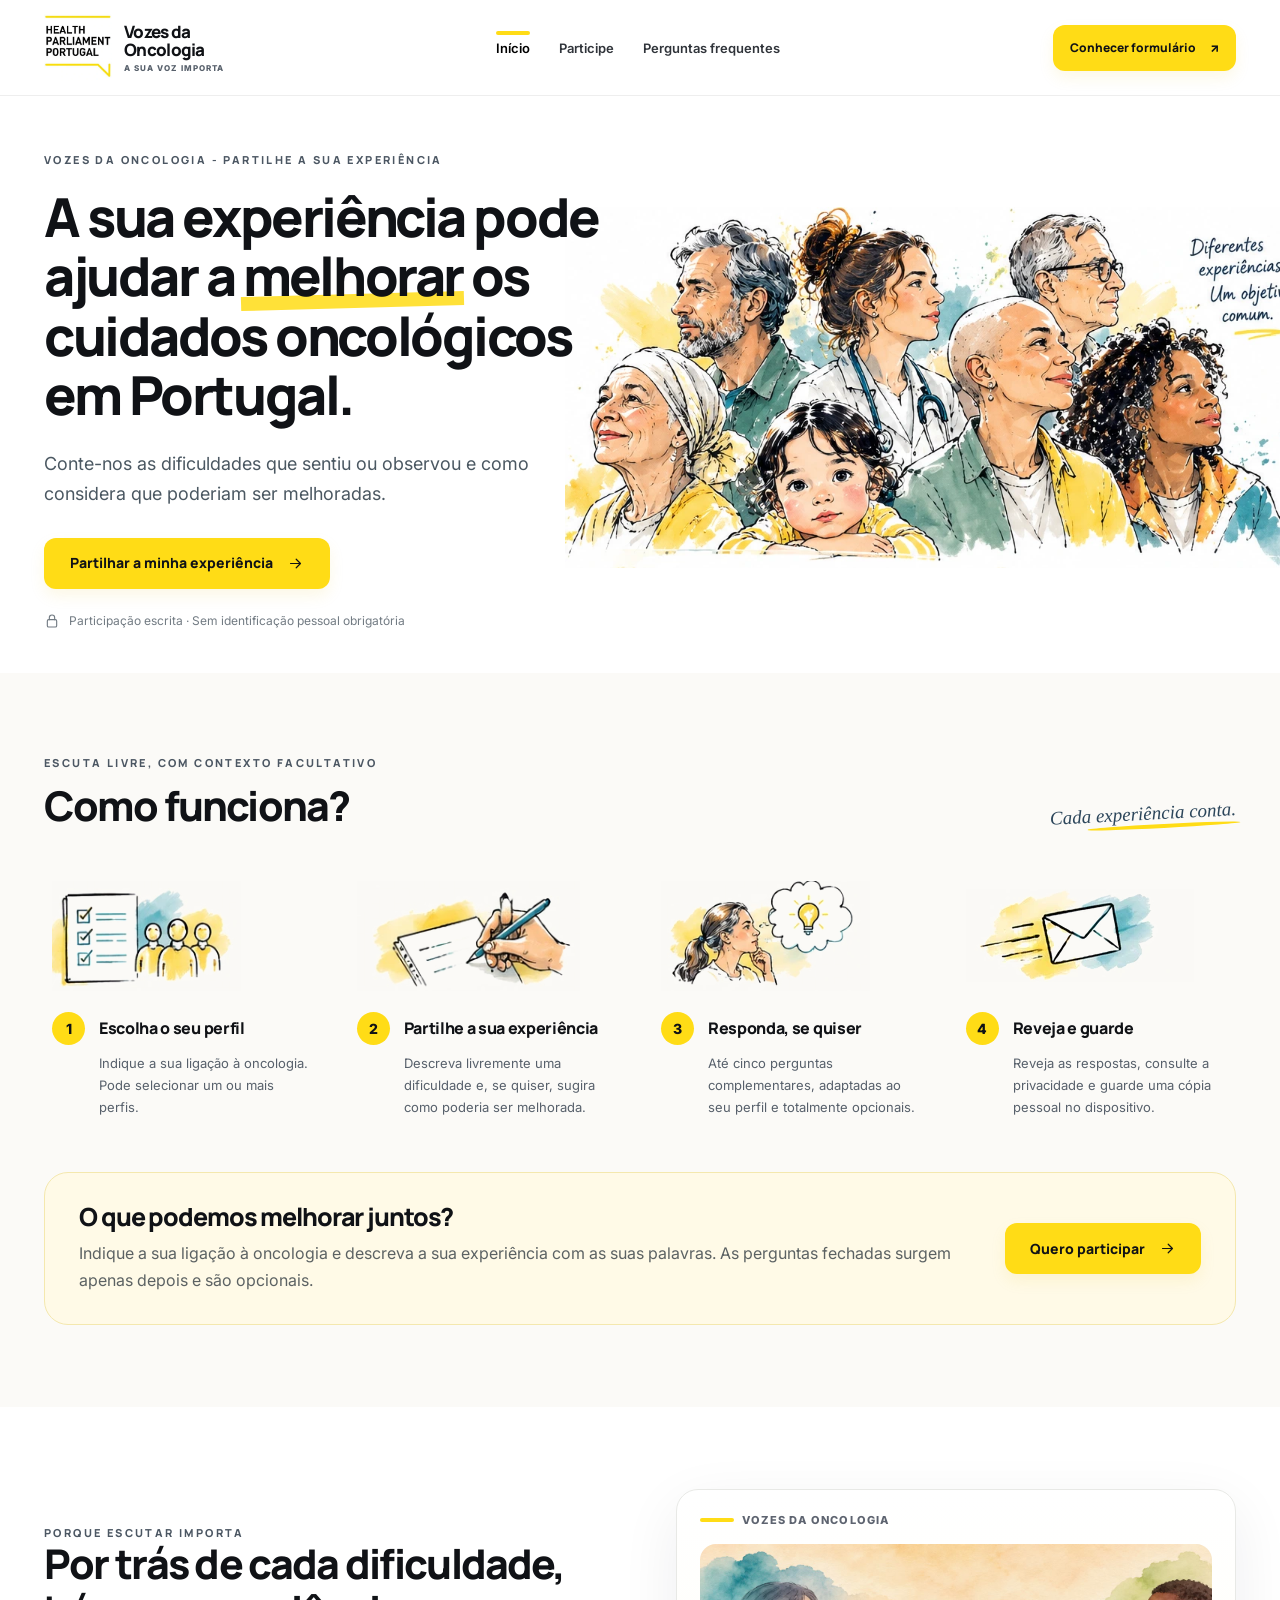
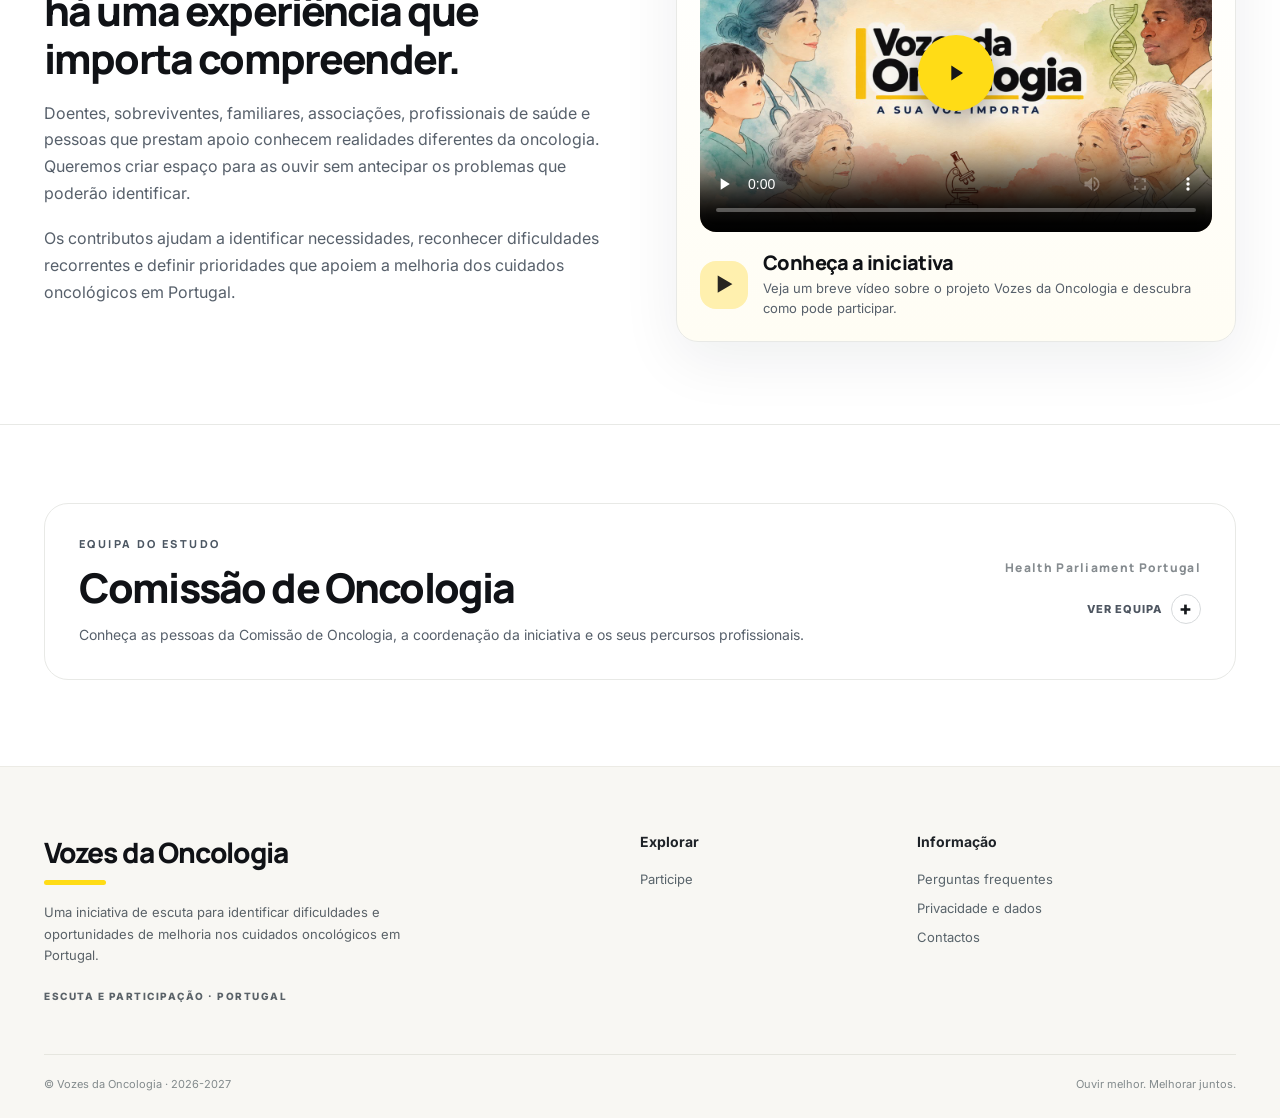
<file: index.html>
<!doctype html>
<html lang="pt-PT">
<head>
  <meta charset="utf-8" />
  <meta name="viewport" content="width=device-width,initial-scale=1" />
  <meta name="theme-color" content="#ffffff" />
  <meta name="robots" content="index,follow" />
  <link rel="canonical" href="https://vozesoncologia.pt/" />
  <meta name="description" content="Vozes da Oncologia - um espaço de escuta e participação para identificar prioridades e melhorar os cuidados oncológicos em Portugal." />
  <title>Vozes da Oncologia</title>
  <meta property="og:type" content="website" />
  <meta property="og:locale" content="pt_PT" />
  <meta property="og:url" content="https://vozesoncologia.pt/" />
  <meta property="og:title" content="Vozes da Oncologia - A sua experiência importa" />
  <meta property="og:description" content="A sua experiência pode ajudar a melhorar os cuidados oncológicos em Portugal. Conheça a iniciativa de escuta e o formulário." />
  <meta property="og:image" content="https://vozesoncologia.pt/assets/retratos-diversidade.webp" />
  <meta name="twitter:card" content="summary_large_image" />
  <link rel="preconnect" href="https://fonts.googleapis.com" />
  <link rel="preconnect" href="https://fonts.gstatic.com" crossorigin />
  <link href="https://fonts.googleapis.com/css2?family=Inter:wght@400;500;600;700&family=Manrope:wght@400;500;600;700;800&display=swap" rel="stylesheet" />
  <link rel="stylesheet" href="styles.css?v=28" />
</head>
<body>
  <header class="site-header" id="site-header">
    <div class="wrap nav-shell">
      <a class="brand" href="#/inicio" aria-label="Vozes da Oncologia - página inicial">
        <img src="assets/hpp-marca.webp" alt="Logótipo Health Parliament Portugal" width="68" height="68" />
        <span class="brand-label"><strong>Vozes da<br>Oncologia</strong><small>A SUA VOZ IMPORTA</small></span>
      </a>
      <button id="menu-toggle" class="menu-toggle" type="button" aria-label="Abrir menu" aria-expanded="false" aria-controls="main-nav">
        <span></span><span></span><span></span>
      </button>
      <nav class="main-nav" id="main-nav" aria-label="Menu principal">
        <a data-nav="inicio" href="#/inicio">Início</a>
        <a data-nav="participe" href="#/participe">Participe</a>
        <a data-nav="faq" href="#/faq">Perguntas frequentes</a>
      </nav>
      <a class="button button-yellow nav-cta" href="#/participe">Conhecer formulário <span aria-hidden="true">↗</span></a>
    </div>
  </header>
  <main id="app" tabindex="-1"></main>
  <footer class="site-footer">
    <div class="wrap footer-top">
      <div class="footer-about">
        <div class="footer-brand">Vozes da <span>Oncologia</span><span class="footer-line"></span></div>
        <p>Uma iniciativa de escuta para identificar dificuldades e oportunidades de melhoria nos cuidados oncológicos em Portugal.</p>
        <p class="footer-edition">ESCUTA E PARTICIPAÇÃO · PORTUGAL</p>
      </div>
      <div class="footer-links">
        <strong>Explorar</strong>
        <a href="#/participe">Participe</a>
      </div>
      <div class="footer-links">
        <strong>Informação</strong>
        <a href="#/faq">Perguntas frequentes</a>
        <a href="/privacidade.html">Privacidade e dados</a>
        <div class="footer-contact" id="footer-contact">
          <button class="footer-contact-trigger" id="footer-contact-trigger" type="button" aria-controls="footer-contact-popover" aria-expanded="false">Contactos</button>
          <div class="footer-contact-popover" id="footer-contact-popover" role="group" aria-label="Vozes da Oncologia - Contacto">
            <strong>Vozes da Oncologia - Contacto</strong>
            <div class="footer-contact-address">
              <span id="footer-contact-email" aria-live="polite">o*****@vozesoncologia.pt</span>
              <button type="button" id="footer-contact-reveal" class="footer-contact-icon" aria-label="Revelar endereço de email" title="Revelar endereço de email">
                <svg aria-hidden="true" viewBox="0 0 24 24" width="18" height="18" fill="none" stroke="currentColor" stroke-width="1.8" stroke-linecap="round" stroke-linejoin="round"><path d="M2 12s3.8-7 10-7 10 7 10 7-3.8 7-10 7S2 12 2 12Z"/><circle cx="12" cy="12" r="3"/></svg>
              </button>
              <button type="button" id="footer-contact-copy" class="footer-contact-icon" aria-label="Copiar endereço de email" title="Copiar endereço de email" hidden>
                <svg aria-hidden="true" viewBox="0 0 24 24" width="18" height="18" fill="none" stroke="currentColor" stroke-width="1.8" stroke-linecap="round" stroke-linejoin="round"><rect x="8" y="8" width="12" height="12" rx="2"/><path d="M16 8V5a2 2 0 0 0-2-2H5a2 2 0 0 0-2 2v9a2 2 0 0 0 2 2h3"/></svg>
              </button>
            </div>
            <span class="footer-contact-feedback" id="footer-contact-feedback" role="status" aria-live="polite"></span>
          </div>
        </div>
      </div>
    </div>
    <div class="wrap footer-bottom"><span>© Vozes da Oncologia · 2026-2027</span><span>Ouvir melhor. Melhorar juntos.</span></div>
  </footer>
  <script src="config.js?v=19" defer></script>
  <script src="pdf-export.js?v=24" defer></script>
  <script src="script.js?v=30-age-validation" defer></script>
</body>
</html>
</file>
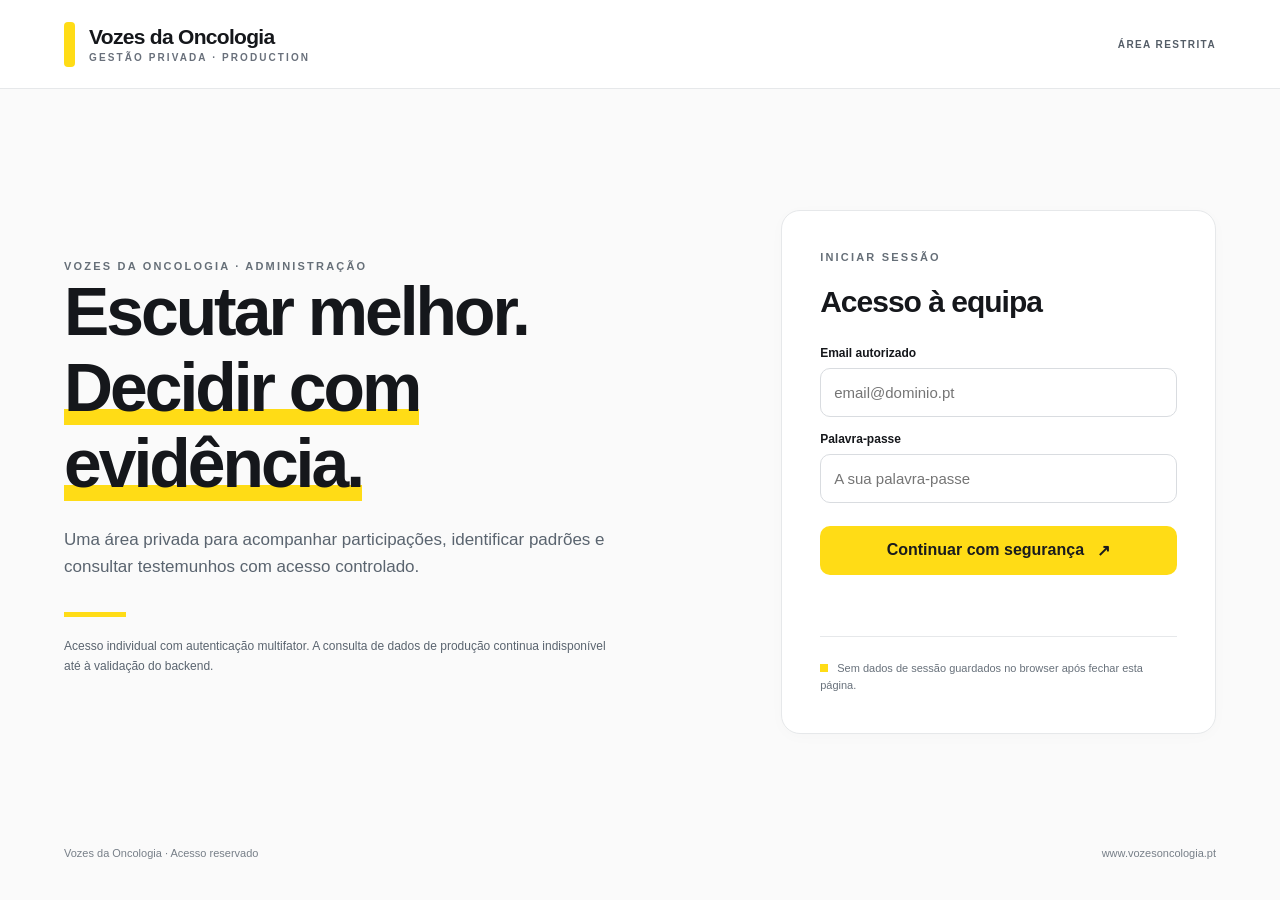
<file: admin-production/index.html>
<!doctype html>
<html lang="pt-PT">
<head>
  <meta charset="utf-8">
  <meta name="viewport" content="width=device-width,initial-scale=1">
  <meta name="robots" content="noindex,nofollow,noarchive">
  <meta name="referrer" content="no-referrer">
  <meta name="theme-color" content="#ffffff">
  <meta http-equiv="Content-Security-Policy" content="default-src 'none'; base-uri 'none'; form-action 'self'; script-src 'self'; style-src 'self' https://fonts.googleapis.com; font-src https://fonts.gstatic.com; img-src 'self' data:; connect-src 'self' https://*.supabase.co; frame-ancestors 'none'; object-src 'none'">
  <title>Administração Production | Vozes da Oncologia</title>
  <link rel="stylesheet" href="admin.css?v=31">
  <script src="config.js?v=32" defer></script>
  <script src="admin.js?v=31-role-guard1" defer></script>
</head>
<body>
  <header class="topbar">
    <div class="brand"><span class="brand-mark" aria-hidden="true"></span><span><strong>Vozes da Oncologia</strong><small>GESTÃO PRIVADA · PRODUCTION</small></span></div>
    <div class="top-right"><span class="security-pill">ÁREA RESTRITA</span><button type="button" class="quiet-button" id="logout" hidden>Terminar sessão</button></div>
  </header>
  <main>
    <section id="setup" class="setup card" hidden>
      <p class="eyebrow">CONFIGURAÇÃO PENDENTE</p><h1>Área de administração</h1>
      <p>O acesso administrativo permanece bloqueado enquanto a configuração de Production não estiver concluída.</p>
      <p>Não introduza chaves secretas no browser. Consulte o guia de implementação.</p>
    </section>
    <section id="access" class="login-section" hidden>
      <div class="login-copy"><span class="eyebrow">VOZES DA ONCOLOGIA · ADMINISTRAÇÃO</span>
        <h1>Escutar melhor.<br><span>Decidir com evidência.</span></h1>
        <p>Uma área privada para acompanhar participações, identificar padrões e consultar testemunhos com acesso controlado.</p>
        <div class="yellow-rule"></div><p class="secure-note">Acesso individual com autenticação multifator. A consulta de dados de produção continua indisponível até à validação do backend.</p>
      </div>
      <div class="card login-card">
        <div id="login-view">
          <p class="eyebrow">INICIAR SESSÃO</p><h2>Acesso à equipa</h2>
          <form id="login-form">
            <label for="email">Email autorizado</label><input type="email" id="email" autocomplete="username" required placeholder="email@dominio.pt">
            <label for="password">Palavra-passe</label><input type="password" id="password" autocomplete="current-password" required placeholder="A sua palavra-passe">
            <button class="yellow-button" type="submit" id="login-button">Continuar com segurança <span aria-hidden="true">↗</span></button>
          </form>
        </div>
        <div id="mfa-view" hidden>
          <p class="eyebrow">SEGUNDO FATOR</p><h2>Confirme a sua identidade</h2>
          <p id="mfa-explanation">Introduza o código de seis dígitos da aplicação autenticadora.</p>
          <div id="mfa-enrollment" hidden><p>Registe este segundo fator na sua aplicação autenticadora. O QR e a chave são privados.</p><img id="mfa-qr" alt="Código QR para configurar o segundo fator" hidden><code id="mfa-secret"></code></div>
          <form id="mfa-form"><label for="mfa-code">Código temporário</label>
            <input id="mfa-code" autocomplete="one-time-code" inputmode="numeric" pattern="[0-9]{6}" maxlength="6" placeholder="000000" required>
            <button type="submit" class="yellow-button" id="mfa-button">Validar código <span aria-hidden="true">↗</span></button>
          </form>
        </div>
        <p id="auth-message" class="feedback" role="status" aria-live="polite"></p>
        <div class="login-footer"><span class="tiny-square"></span> Sem dados de sessão guardados no browser após fechar esta página.</div>
      </div>
    </section>
    <section id="ready" class="setup card" hidden aria-live="polite"><p class="eyebrow">PRODUCTION · AUTENTICAÇÃO</p><h1>Segundo fator validado.</h1><p>O início de sessão e a verificação TOTP foram concluídos nesta sessão. O painel de dados de produção continua bloqueado até à instalação, revisão e autorização do serviço administrativo.</p><p><strong>Não existe acesso a testemunhos nesta fase.</strong></p></section>
    <section id="dashboard" class="dashboard" hidden>
      <div class="dash-intro"><div><p class="eyebrow">PAINEL DE ACOMPANHAMENTO</p><h1>Participações e evidência</h1><p>Visão agregada e acesso reservado aos testemunhos.</p></div><div class="dash-actions"><span id="environment" class="env-label">PRODUCTION</span><button id="refresh" class="secondary-button" type="button">Atualizar dados</button><button id="download-agg" class="secondary-button" type="button">Exportar agregados</button></div></div>
      <div class="metric-row">
        <article class="metric card"><span>TOTAL DE PARTICIPAÇÕES</span><strong id="metric-total">-</strong><small>Registos recebidos</small></article>
        <article class="metric card"><span>ÚLTIMOS 30 DIAS</span><strong id="metric-recent">-</strong><small>Participações recentes</small></article>
        <article class="metric card"><span>CONTACTO FACULTATIVO</span><strong id="metric-contact">-</strong><small>Com autorização de recontacto</small></article>
      </div>
      <div class="chart-row"><article class="card chart-panel"><div class="panel-heading"><div><p class="eyebrow">PERFIS</p><h2>Quem participa</h2></div></div><div id="chart-roles" class="bar-chart"></div></article><article class="card chart-panel"><div class="panel-heading"><div><p class="eyebrow">TERRITÓRIO</p><h2>Distribuição regional</h2></div></div><div id="chart-regions" class="bar-chart"></div></article></div>
      <p id="viewer-notice" class="warning-note" hidden>Perfil viewer: acesso exclusivo a estatísticas agregadas. A consulta de testemunhos requer autorização de coordenador.</p>
      <article id="testimony-listing" class="card listing" hidden><div class="panel-heading"><div><p class="eyebrow">ESCUTA ABERTA</p><h2>Testemunhos recebidos</h2></div><span class="access-note">Consulta auditada · paginação por cursor</span></div>
        <form id="filters" class="filters">
          <label>Perfil<select id="filter-role"><option value="">Todos os perfis</option><option value="doente">Doente oncológico</option><option value="sobrevivente">Sobrevivente</option><option value="cuidador">Cuidador ou familiar</option><option value="associacao">Associação</option><option value="profissional">Profissional de saúde</option><option value="apoio">Apoio social/voluntariado</option></select></label>
          <label>Região<select id="filter-region"><option value="">Todas as regiões</option><option>Norte</option><option>Centro</option><option>Lisboa e Vale do Tejo</option><option>Alentejo</option><option>Algarve</option><option>Açores</option><option>Madeira</option><option>Nacional / várias regiões</option><option>Fora de Portugal</option></select></label>
          <label>Faixa etária<select id="filter-age"><option value="">Todas as idades</option><option>18-29 anos</option><option>30-39 anos</option><option>40-49 anos</option><option>50-59 anos</option><option>60-74 anos</option><option>75 anos ou mais</option><option>Prefiro não responder</option></select></label>
          <button type="submit" class="dark-button">Aplicar filtros</button>
        </form>
        <div class="table-scroll"><table><thead><tr><th>Recebido em</th><th>Perfil</th><th>Região</th><th>Faixa etária</th><th>Experiência (excerto)</th><th></th></tr></thead><tbody id="records"><tr><td colspan="6" class="empty">Sem resultados carregados.</td></tr></tbody></table></div>
        <div class="paging"><span id="count-label">Página 1</span><div><button id="previous" class="secondary-button" type="button">Anterior</button><button id="next" class="secondary-button" type="button">Seguinte</button></div></div>
      </article>
      <p class="warning-note">O painel apresenta testemunhos potencialmente sensíveis. Não exporta narrativas ou endereços de email. Não partilhe capturas que contenham informação pessoal.</p>
    </section>
    <section id="error-panel" class="card error-panel" hidden><h2>Não foi possível carregar o painel</h2><p id="error-text"></p><button id="error-back" class="secondary-button" type="button">Voltar ao início de sessão</button></section>
  </main>
  <div id="drawer-backdrop" class="drawer-backdrop" hidden><aside class="drawer" role="dialog" aria-modal="true" aria-labelledby="drawer-title"><div class="drawer-heading"><div><p class="eyebrow">TESTEMUNHO · ACESSO AUDITADO</p><h2 id="drawer-title">Participação</h2></div><button type="button" id="drawer-close" class="close" aria-label="Fechar detalhe">×</button></div><div id="drawer-body"></div></aside></div>
  <footer>Vozes da Oncologia · Acesso reservado <span>www.vozesoncologia.pt</span></footer>
</body>
</html>
</file>
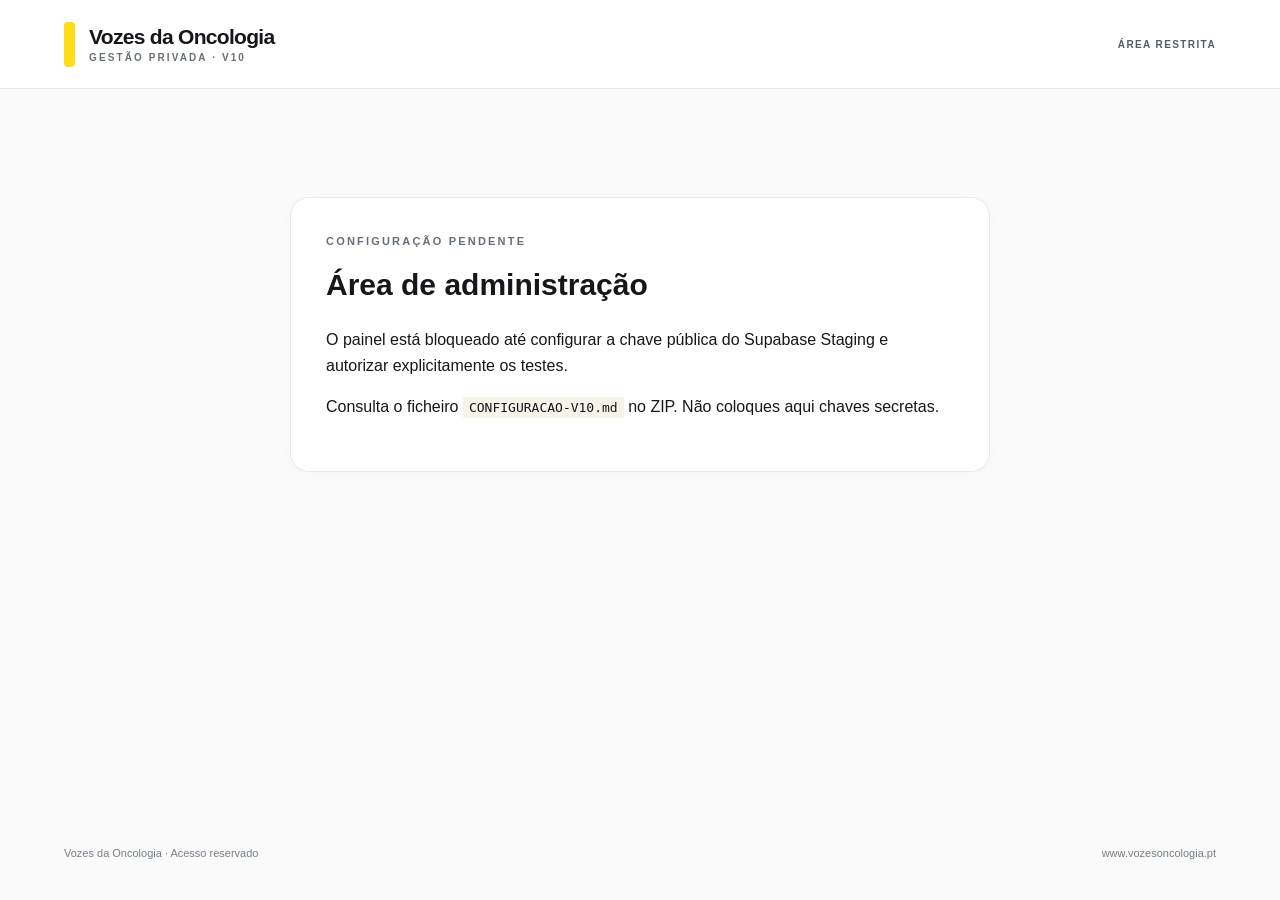
<file: admin-v10/index.html>
<!doctype html>
<html lang="pt-PT">
<head>
  <meta charset="utf-8">
  <meta name="viewport" content="width=device-width,initial-scale=1">
  <meta name="robots" content="noindex,nofollow,noarchive">
  <meta name="referrer" content="no-referrer">
  <meta name="theme-color" content="#ffffff">
  <meta http-equiv="Content-Security-Policy" content="default-src 'none'; base-uri 'none'; form-action 'self'; script-src 'self'; style-src 'self' https://fonts.googleapis.com; font-src https://fonts.gstatic.com; img-src 'self' data:; connect-src 'self' https://*.supabase.co; frame-ancestors 'none'; object-src 'none'">
  <title>Administração privada | Vozes da Oncologia</title>
  <link rel="stylesheet" href="admin.css?v=10">
  <script src="config.js?v=10" defer></script>
  <script src="admin.js?v=10" defer></script>
</head>
<body>
  <header class="topbar">
    <div class="brand"><span class="brand-mark" aria-hidden="true"></span><span><strong>Vozes da Oncologia</strong><small>GESTÃO PRIVADA · V10</small></span></div>
    <div class="top-right"><span class="security-pill">ÁREA RESTRITA</span><button type="button" class="quiet-button" id="logout" hidden>Terminar sessão</button></div>
  </header>
  <main>
    <section id="setup" class="setup card" hidden>
      <p class="eyebrow">CONFIGURAÇÃO PENDENTE</p><h1>Área de administração</h1>
      <p>O painel está bloqueado até configurar a chave pública do Supabase Staging e autorizar explicitamente os testes.</p>
      <p>Consulta o ficheiro <code>CONFIGURACAO-V10.md</code> no ZIP. Não coloques aqui chaves secretas.</p>
    </section>
    <section id="access" class="login-section" hidden>
      <div class="login-copy"><span class="eyebrow">VOZES DA ONCOLOGIA · ADMINISTRAÇÃO</span>
        <h1>Escutar melhor.<br><span>Decidir com evidência.</span></h1>
        <p>Uma área privada para acompanhar participações, identificar padrões e consultar testemunhos com acesso controlado.</p>
        <div class="yellow-rule"></div><p class="secure-note">Acesso sujeito a autorização individual e autenticação multifator.</p>
      </div>
      <div class="card login-card">
        <div id="login-view">
          <p class="eyebrow">INICIAR SESSÃO</p><h2>Acesso à equipa</h2>
          <form id="login-form">
            <label for="email">Email autorizado</label><input type="email" id="email" autocomplete="username" required placeholder="email@dominio.pt">
            <label for="password">Palavra-passe</label><input type="password" id="password" autocomplete="current-password" required placeholder="A sua palavra-passe">
            <button class="yellow-button" type="submit" id="login-button">Continuar com segurança <span aria-hidden="true">↗</span></button>
          </form>
        </div>
        <div id="mfa-view" hidden>
          <p class="eyebrow">SEGUNDO FATOR</p><h2>Confirme a sua identidade</h2>
          <p id="mfa-explanation">Introduza o código de seis dígitos da aplicação autenticadora.</p>
          <div id="mfa-enrollment" hidden><p>Registe este segundo fator na sua aplicação autenticadora. O QR e a chave são privados.</p><img id="mfa-qr" alt="Código QR para configurar o segundo fator" hidden><code id="mfa-secret"></code></div>
          <form id="mfa-form"><label for="mfa-code">Código temporário</label>
            <input id="mfa-code" autocomplete="one-time-code" inputmode="numeric" pattern="[0-9]{6}" maxlength="6" placeholder="000000" required>
            <button type="submit" class="yellow-button" id="mfa-button">Validar código <span aria-hidden="true">↗</span></button>
          </form>
        </div>
        <p id="auth-message" class="feedback" role="status" aria-live="polite"></p>
        <div class="login-footer"><span class="tiny-square"></span> Sem dados de sessão guardados no browser após fechar esta página.</div>
      </div>
    </section>
    <section id="dashboard" class="dashboard" hidden>
      <div class="dash-intro"><div><p class="eyebrow">PAINEL DE ACOMPANHAMENTO</p><h1>Participações e evidência</h1><p>Visão agregada e acesso reservado aos testemunhos.</p></div><div class="dash-actions"><span id="environment" class="env-label">STAGING</span><button id="refresh" class="secondary-button" type="button">Atualizar dados</button><button id="download-agg" class="secondary-button" type="button">Exportar agregados</button></div></div>
      <div class="metric-row">
        <article class="metric card"><span>TOTAL DE PARTICIPAÇÕES</span><strong id="metric-total">-</strong><small>Registos recebidos</small></article>
        <article class="metric card"><span>ÚLTIMOS 30 DIAS</span><strong id="metric-recent">-</strong><small>Participações recentes</small></article>
        <article class="metric card"><span>CONTACTO FACULTATIVO</span><strong id="metric-contact">-</strong><small>Com autorização de recontacto</small></article>
      </div>
      <div class="chart-row"><article class="card chart-panel"><div class="panel-heading"><div><p class="eyebrow">PERFIS</p><h2>Quem participa</h2></div></div><div id="chart-roles" class="bar-chart"></div></article><article class="card chart-panel"><div class="panel-heading"><div><p class="eyebrow">TERRITÓRIO</p><h2>Distribuição regional</h2></div></div><div id="chart-regions" class="bar-chart"></div></article></div>
      <article class="card listing"><div class="panel-heading"><div><p class="eyebrow">ESCUTA ABERTA</p><h2>Testemunhos recebidos</h2></div><span class="access-note">Consulta auditada</span></div>
        <form id="filters" class="filters">
          <label>Perfil<select id="filter-role"><option value="">Todos os perfis</option><option value="doente">Doente oncológico</option><option value="sobrevivente">Sobrevivente</option><option value="cuidador">Cuidador ou familiar</option><option value="associacao">Associação</option><option value="profissional">Profissional de saúde</option><option value="apoio">Apoio social/voluntariado</option></select></label>
          <label>Região<select id="filter-region"><option value="">Todas as regiões</option><option>Norte</option><option>Centro</option><option>Lisboa e Vale do Tejo</option><option>Alentejo</option><option>Algarve</option><option>Açores</option><option>Madeira</option><option>Nacional / várias regiões</option><option>Fora de Portugal</option></select></label>
          <label>Faixa etária<select id="filter-age"><option value="">Todas as idades</option><option>18-29 anos</option><option>30-44 anos</option><option>45-59 anos</option><option>60-74 anos</option><option>75 anos ou mais</option><option>Prefiro não responder</option></select></label>
          <button type="submit" class="dark-button">Aplicar filtros</button>
        </form>
        <div class="table-scroll"><table><thead><tr><th>Recebido em</th><th>Perfil</th><th>Região</th><th>Faixa etária</th><th>Experiência (excerto)</th><th></th></tr></thead><tbody id="records"><tr><td colspan="6" class="empty">Sem resultados carregados.</td></tr></tbody></table></div>
        <div class="paging"><span id="count-label">-</span><div><button id="previous" class="secondary-button" type="button">Anterior</button><button id="next" class="secondary-button" type="button">Seguinte</button></div></div>
      </article>
      <p class="warning-note">O painel apresenta testemunhos potencialmente sensíveis. Não exporta narrativas ou endereços de email. Não partilhe capturas que contenham informação pessoal.</p>
    </section>
    <section id="error-panel" class="card error-panel" hidden><h2>Não foi possível carregar o painel</h2><p id="error-text"></p><button id="error-back" class="secondary-button" type="button">Voltar ao início de sessão</button></section>
  </main>
  <div id="drawer-backdrop" class="drawer-backdrop" hidden><aside class="drawer" role="dialog" aria-modal="true" aria-labelledby="drawer-title"><div class="drawer-heading"><div><p class="eyebrow">TESTEMUNHO · ACESSO AUDITADO</p><h2 id="drawer-title">Participação</h2></div><button type="button" id="drawer-close" class="close" aria-label="Fechar detalhe">×</button></div><div id="drawer-body"></div></aside></div>
  <footer>Vozes da Oncologia · Acesso reservado <span>www.vozesoncologia.pt</span></footer>
</body>
</html>
</file>
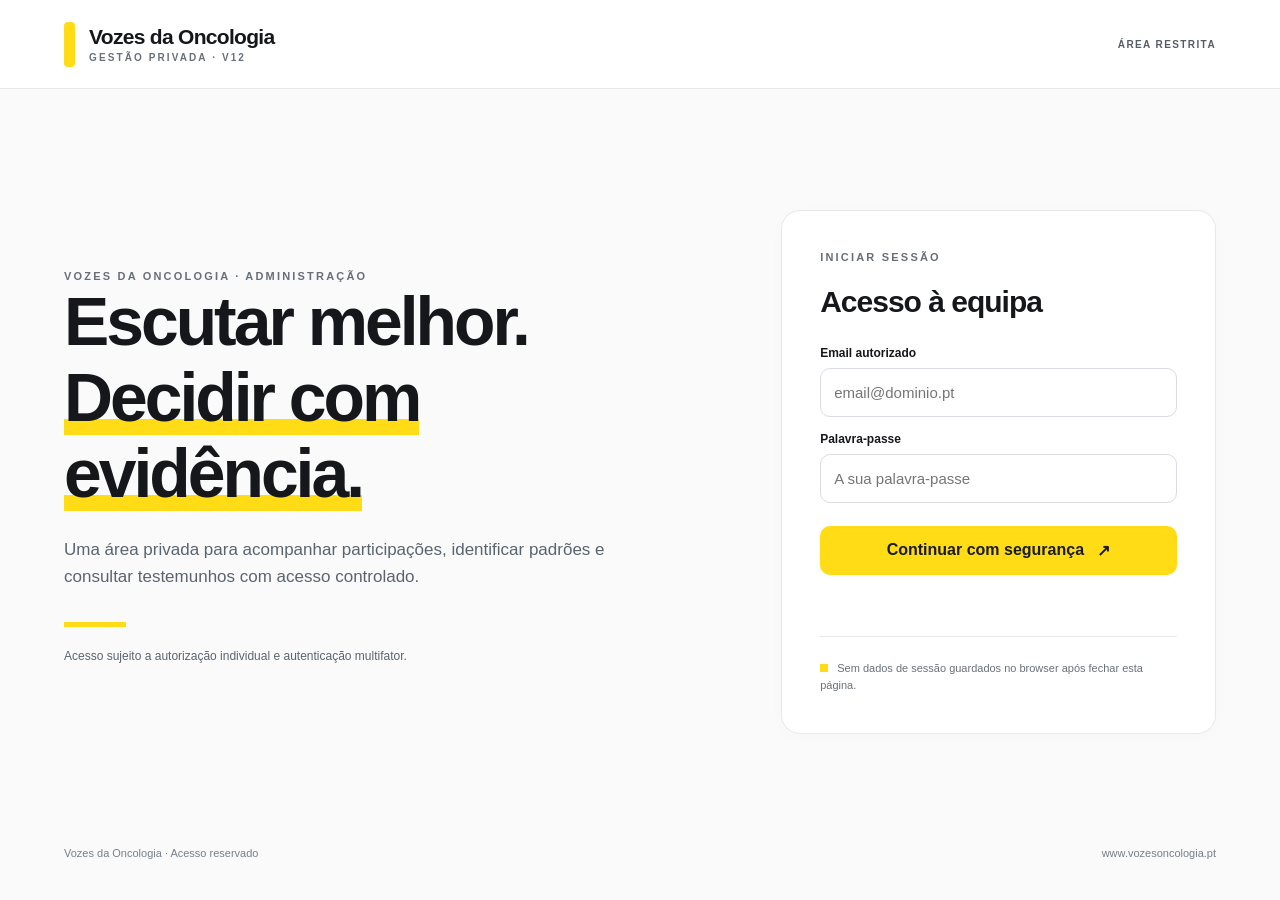
<file: admin-v12/index.html>
<!doctype html>
<html lang="pt-PT">
<head>
  <meta charset="utf-8">
  <meta name="viewport" content="width=device-width,initial-scale=1">
  <meta name="robots" content="noindex,nofollow,noarchive">
  <meta name="referrer" content="no-referrer">
  <meta name="theme-color" content="#ffffff">
  <meta http-equiv="Content-Security-Policy" content="default-src 'none'; base-uri 'none'; form-action 'self'; script-src 'self'; style-src 'self' https://fonts.googleapis.com; font-src https://fonts.gstatic.com; img-src 'self' data:; connect-src 'self' https://*.supabase.co; frame-ancestors 'none'; object-src 'none'">
  <title>Administração privada V12 | Vozes da Oncologia</title>
  <link rel="stylesheet" href="admin.css?v=12">
  <script src="config.js?v=12" defer></script>
  <script src="admin.js?v=12-viewer1" defer></script>
</head>
<body>
  <header class="topbar">
    <div class="brand"><span class="brand-mark" aria-hidden="true"></span><span><strong>Vozes da Oncologia</strong><small>GESTÃO PRIVADA · V12</small></span></div>
    <div class="top-right"><span class="security-pill">ÁREA RESTRITA</span><button type="button" class="quiet-button" id="logout" hidden>Terminar sessão</button></div>
  </header>
  <main>
    <section id="setup" class="setup card" hidden>
      <p class="eyebrow">CONFIGURAÇÃO PENDENTE</p><h1>Área de administração</h1>
      <p>O painel está bloqueado até configurar a chave pública do Supabase Staging e autorizar explicitamente os testes.</p>
      <p>Consulta o ficheiro <code>README-V12.md</code> no ZIP. Não coloques aqui chaves secretas.</p>
    </section>
    <section id="access" class="login-section" hidden>
      <div class="login-copy"><span class="eyebrow">VOZES DA ONCOLOGIA · ADMINISTRAÇÃO</span>
        <h1>Escutar melhor.<br><span>Decidir com evidência.</span></h1>
        <p>Uma área privada para acompanhar participações, identificar padrões e consultar testemunhos com acesso controlado.</p>
        <div class="yellow-rule"></div><p class="secure-note">Acesso sujeito a autorização individual e autenticação multifator.</p>
      </div>
      <div class="card login-card">
        <div id="login-view">
          <p class="eyebrow">INICIAR SESSÃO</p><h2>Acesso à equipa</h2>
          <form id="login-form">
            <label for="email">Email autorizado</label><input type="email" id="email" autocomplete="username" required placeholder="email@dominio.pt">
            <label for="password">Palavra-passe</label><input type="password" id="password" autocomplete="current-password" required placeholder="A sua palavra-passe">
            <button class="yellow-button" type="submit" id="login-button">Continuar com segurança <span aria-hidden="true">↗</span></button>
          </form>
        </div>
        <div id="mfa-view" hidden>
          <p class="eyebrow">SEGUNDO FATOR</p><h2>Confirme a sua identidade</h2>
          <p id="mfa-explanation">Introduza o código de seis dígitos da aplicação autenticadora.</p>
          <div id="mfa-enrollment" hidden><p>Registe este segundo fator na sua aplicação autenticadora. O QR e a chave são privados.</p><img id="mfa-qr" alt="Código QR para configurar o segundo fator" hidden><code id="mfa-secret"></code></div>
          <form id="mfa-form"><label for="mfa-code">Código temporário</label>
            <input id="mfa-code" autocomplete="one-time-code" inputmode="numeric" pattern="[0-9]{6}" maxlength="6" placeholder="000000" required>
            <button type="submit" class="yellow-button" id="mfa-button">Validar código <span aria-hidden="true">↗</span></button>
          </form>
        </div>
        <p id="auth-message" class="feedback" role="status" aria-live="polite"></p>
        <div class="login-footer"><span class="tiny-square"></span> Sem dados de sessão guardados no browser após fechar esta página.</div>
      </div>
    </section>
    <section id="dashboard" class="dashboard" hidden>
      <div class="dash-intro"><div><p class="eyebrow">PAINEL DE ACOMPANHAMENTO</p><h1>Participações e evidência</h1><p>Visão agregada e acesso reservado aos testemunhos.</p></div><div class="dash-actions"><span id="environment" class="env-label">STAGING</span><button id="refresh" class="secondary-button" type="button">Atualizar dados</button><button id="download-agg" class="secondary-button" type="button">Exportar agregados</button></div></div>
      <div class="metric-row">
        <article class="metric card"><span>TOTAL DE PARTICIPAÇÕES</span><strong id="metric-total">-</strong><small>Registos recebidos</small></article>
        <article class="metric card"><span>ÚLTIMOS 30 DIAS</span><strong id="metric-recent">-</strong><small>Participações recentes</small></article>
        <article class="metric card"><span>CONTACTO FACULTATIVO</span><strong id="metric-contact">-</strong><small>Com autorização de recontacto</small></article>
      </div>
      <div class="chart-row"><article class="card chart-panel"><div class="panel-heading"><div><p class="eyebrow">PERFIS</p><h2>Quem participa</h2></div></div><div id="chart-roles" class="bar-chart"></div></article><article class="card chart-panel"><div class="panel-heading"><div><p class="eyebrow">TERRITÓRIO</p><h2>Distribuição regional</h2></div></div><div id="chart-regions" class="bar-chart"></div></article></div>
      <p id="viewer-notice" class="warning-note" hidden>Perfil viewer: acesso exclusivo a estatísticas agregadas. A consulta de testemunhos requer autorização de coordenador.</p>
      <article id="testimony-listing" class="card listing" hidden><div class="panel-heading"><div><p class="eyebrow">ESCUTA ABERTA</p><h2>Testemunhos recebidos</h2></div><span class="access-note">Consulta auditada · paginação por cursor</span></div>
        <form id="filters" class="filters">
          <label>Perfil<select id="filter-role"><option value="">Todos os perfis</option><option value="doente">Doente oncológico</option><option value="sobrevivente">Sobrevivente</option><option value="cuidador">Cuidador ou familiar</option><option value="associacao">Associação</option><option value="profissional">Profissional de saúde</option><option value="apoio">Apoio social/voluntariado</option></select></label>
          <label>Região<select id="filter-region"><option value="">Todas as regiões</option><option>Norte</option><option>Centro</option><option>Lisboa e Vale do Tejo</option><option>Alentejo</option><option>Algarve</option><option>Açores</option><option>Madeira</option><option>Nacional / várias regiões</option><option>Fora de Portugal</option></select></label>
          <label>Faixa etária<select id="filter-age"><option value="">Todas as idades</option><option>18-29 anos</option><option>30-44 anos</option><option>45-59 anos</option><option>60-74 anos</option><option>75 anos ou mais</option><option>Prefiro não responder</option></select></label>
          <button type="submit" class="dark-button">Aplicar filtros</button>
        </form>
        <div class="table-scroll"><table><thead><tr><th>Recebido em</th><th>Perfil</th><th>Região</th><th>Faixa etária</th><th>Experiência (excerto)</th><th></th></tr></thead><tbody id="records"><tr><td colspan="6" class="empty">Sem resultados carregados.</td></tr></tbody></table></div>
        <div class="paging"><span id="count-label">Página 1</span><div><button id="previous" class="secondary-button" type="button">Anterior</button><button id="next" class="secondary-button" type="button">Seguinte</button></div></div>
      </article>
      <p class="warning-note">O painel apresenta testemunhos potencialmente sensíveis. Não exporta narrativas ou endereços de email. Não partilhe capturas que contenham informação pessoal.</p>
    </section>
    <section id="error-panel" class="card error-panel" hidden><h2>Não foi possível carregar o painel</h2><p id="error-text"></p><button id="error-back" class="secondary-button" type="button">Voltar ao início de sessão</button></section>
  </main>
  <div id="drawer-backdrop" class="drawer-backdrop" hidden><aside class="drawer" role="dialog" aria-modal="true" aria-labelledby="drawer-title"><div class="drawer-heading"><div><p class="eyebrow">TESTEMUNHO · ACESSO AUDITADO</p><h2 id="drawer-title">Participação</h2></div><button type="button" id="drawer-close" class="close" aria-label="Fechar detalhe">×</button></div><div id="drawer-body"></div></aside></div>
  <footer>Vozes da Oncologia · Acesso reservado <span>www.vozesoncologia.pt</span></footer>
</body>
</html>
</file>
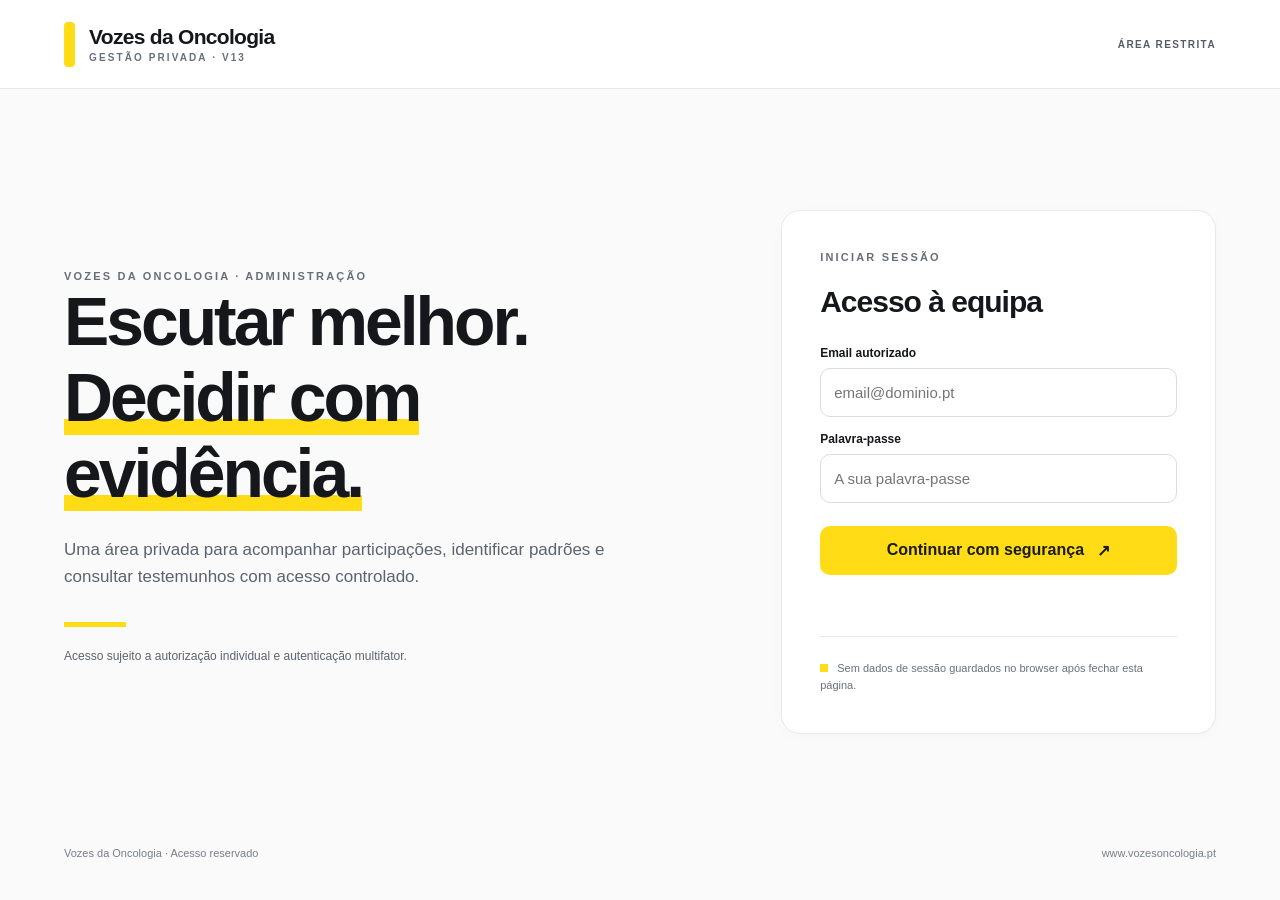
<file: admin-v13/index.html>
<!doctype html>
<html lang="pt-PT">
<head>
  <meta charset="utf-8">
  <meta name="viewport" content="width=device-width,initial-scale=1">
  <meta name="robots" content="noindex,nofollow,noarchive">
  <meta name="referrer" content="no-referrer">
  <meta name="theme-color" content="#ffffff">
  <meta http-equiv="Content-Security-Policy" content="default-src 'none'; base-uri 'none'; form-action 'self'; script-src 'self'; style-src 'self' https://fonts.googleapis.com; font-src https://fonts.gstatic.com; img-src 'self' data:; connect-src 'self' https://*.supabase.co; frame-ancestors 'none'; object-src 'none'">
  <title>Administração privada V13 | Vozes da Oncologia</title>
  <link rel="stylesheet" href="admin.css?v=13">
  <script src="config.js?v=13" defer></script>
  <script src="admin.js?v=13" defer></script>
</head>
<body>
  <header class="topbar">
    <div class="brand"><span class="brand-mark" aria-hidden="true"></span><span><strong>Vozes da Oncologia</strong><small>GESTÃO PRIVADA · V13</small></span></div>
    <div class="top-right"><span class="security-pill">ÁREA RESTRITA</span><button type="button" class="quiet-button" id="logout" hidden>Terminar sessão</button></div>
  </header>
  <main>
    <section id="setup" class="setup card" hidden>
      <p class="eyebrow">CONFIGURAÇÃO PENDENTE</p><h1>Área de administração</h1>
      <p>O painel está bloqueado até configurar a chave pública do Supabase Staging e autorizar explicitamente os testes.</p>
      <p>Consulta o ficheiro <code>README-V12.md</code> no ZIP. Não coloques aqui chaves secretas.</p>
    </section>
    <section id="access" class="login-section" hidden>
      <div class="login-copy"><span class="eyebrow">VOZES DA ONCOLOGIA · ADMINISTRAÇÃO</span>
        <h1>Escutar melhor.<br><span>Decidir com evidência.</span></h1>
        <p>Uma área privada para acompanhar participações, identificar padrões e consultar testemunhos com acesso controlado.</p>
        <div class="yellow-rule"></div><p class="secure-note">Acesso sujeito a autorização individual e autenticação multifator.</p>
      </div>
      <div class="card login-card">
        <div id="login-view">
          <p class="eyebrow">INICIAR SESSÃO</p><h2>Acesso à equipa</h2>
          <form id="login-form">
            <label for="email">Email autorizado</label><input type="email" id="email" autocomplete="username" required placeholder="email@dominio.pt">
            <label for="password">Palavra-passe</label><input type="password" id="password" autocomplete="current-password" required placeholder="A sua palavra-passe">
            <button class="yellow-button" type="submit" id="login-button">Continuar com segurança <span aria-hidden="true">↗</span></button>
          </form>
        </div>
        <div id="mfa-view" hidden>
          <p class="eyebrow">SEGUNDO FATOR</p><h2>Confirme a sua identidade</h2>
          <p id="mfa-explanation">Introduza o código de seis dígitos da aplicação autenticadora.</p>
          <div id="mfa-enrollment" hidden><p>Registe este segundo fator na sua aplicação autenticadora. O QR e a chave são privados.</p><img id="mfa-qr" alt="Código QR para configurar o segundo fator" hidden><code id="mfa-secret"></code></div>
          <form id="mfa-form"><label for="mfa-code">Código temporário</label>
            <input id="mfa-code" autocomplete="one-time-code" inputmode="numeric" pattern="[0-9]{6}" maxlength="6" placeholder="000000" required>
            <button type="submit" class="yellow-button" id="mfa-button">Validar código <span aria-hidden="true">↗</span></button>
          </form>
        </div>
        <p id="auth-message" class="feedback" role="status" aria-live="polite"></p>
        <div class="login-footer"><span class="tiny-square"></span> Sem dados de sessão guardados no browser após fechar esta página.</div>
      </div>
    </section>
    <section id="dashboard" class="dashboard" hidden>
      <div class="dash-intro"><div><p class="eyebrow">PAINEL DE ACOMPANHAMENTO</p><h1>Participações e evidência</h1><p>Visão agregada e acesso reservado aos testemunhos.</p></div><div class="dash-actions"><span id="environment" class="env-label">STAGING</span><button id="refresh" class="secondary-button" type="button">Atualizar dados</button><button id="download-agg" class="secondary-button" type="button">Exportar agregados</button></div></div>
      <div class="metric-row">
        <article class="metric card"><span>TOTAL DE PARTICIPAÇÕES</span><strong id="metric-total">—</strong><small>Registos recebidos</small></article>
        <article class="metric card"><span>ÚLTIMOS 30 DIAS</span><strong id="metric-recent">—</strong><small>Participações recentes</small></article>
        <article class="metric card"><span>CONTACTO FACULTATIVO</span><strong id="metric-contact">—</strong><small>Com autorização de recontacto</small></article>
      </div>
      <div class="chart-row"><article class="card chart-panel"><div class="panel-heading"><div><p class="eyebrow">PERFIS</p><h2>Quem participa</h2></div></div><div id="chart-roles" class="bar-chart"></div></article><article class="card chart-panel"><div class="panel-heading"><div><p class="eyebrow">TERRITÓRIO</p><h2>Distribuição regional</h2></div></div><div id="chart-regions" class="bar-chart"></div></article></div>
      <p id="viewer-notice" class="warning-note" hidden>Perfil de consulta: acesso limitado a estatísticas agregadas. A listagem e o detalhe de testemunhos são reservados à coordenação.</p>
      <article id="records-panel" class="card listing"><div class="panel-heading"><div><p class="eyebrow">ESCUTA ABERTA</p><h2>Testemunhos recebidos</h2></div><span class="access-note">Consulta auditada · paginação por cursor</span></div>
        <form id="filters" class="filters">
          <label>Perfil<select id="filter-role"><option value="">Todos os perfis</option><option value="doente">Doente oncológico</option><option value="sobrevivente">Sobrevivente</option><option value="cuidador">Cuidador ou familiar</option><option value="associacao">Associação</option><option value="profissional">Profissional de saúde</option><option value="apoio">Apoio social/voluntariado</option></select></label>
          <label>Região<select id="filter-region"><option value="">Todas as regiões</option><option>Norte</option><option>Centro</option><option>Lisboa e Vale do Tejo</option><option>Alentejo</option><option>Algarve</option><option>Açores</option><option>Madeira</option><option>Nacional / várias regiões</option><option>Fora de Portugal</option></select></label>
          <label>Faixa etária<select id="filter-age"><option value="">Todas as idades</option><option>18-29 anos</option><option>30-44 anos</option><option>45-59 anos</option><option>60-74 anos</option><option>75 anos ou mais</option><option>Prefiro não responder</option></select></label>
          <button type="submit" class="dark-button">Aplicar filtros</button>
        </form>
        <div class="table-scroll"><table><thead><tr><th>Recebido em</th><th>Perfil</th><th>Região</th><th>Faixa etária</th><th>Experiência (excerto)</th><th></th></tr></thead><tbody id="records"><tr><td colspan="6" class="empty">Sem resultados carregados.</td></tr></tbody></table></div>
        <div class="paging"><span id="count-label">Página 1</span><div><button id="previous" class="secondary-button" type="button">Anterior</button><button id="next" class="secondary-button" type="button">Seguinte</button></div></div>
      </article>
      <p class="warning-note">O painel apresenta testemunhos potencialmente sensíveis. Não exporta narrativas ou endereços de email. Não partilhe capturas que contenham informação pessoal.</p>
    </section>
    <section id="error-panel" class="card error-panel" hidden><h2>Não foi possível carregar o painel</h2><p id="error-text"></p><button id="error-back" class="secondary-button" type="button">Voltar ao início de sessão</button></section>
  </main>
  <div id="drawer-backdrop" class="drawer-backdrop" hidden><aside class="drawer" role="dialog" aria-modal="true" aria-labelledby="drawer-title"><div class="drawer-heading"><div><p class="eyebrow">TESTEMUNHO · ACESSO AUDITADO</p><h2 id="drawer-title">Participação</h2></div><button type="button" id="drawer-close" class="close" aria-label="Fechar detalhe">×</button></div><div id="drawer-body"></div></aside></div>
  <footer>Vozes da Oncologia · Acesso reservado <span>www.vozesoncologia.pt</span></footer>
</body>
</html>
</file>
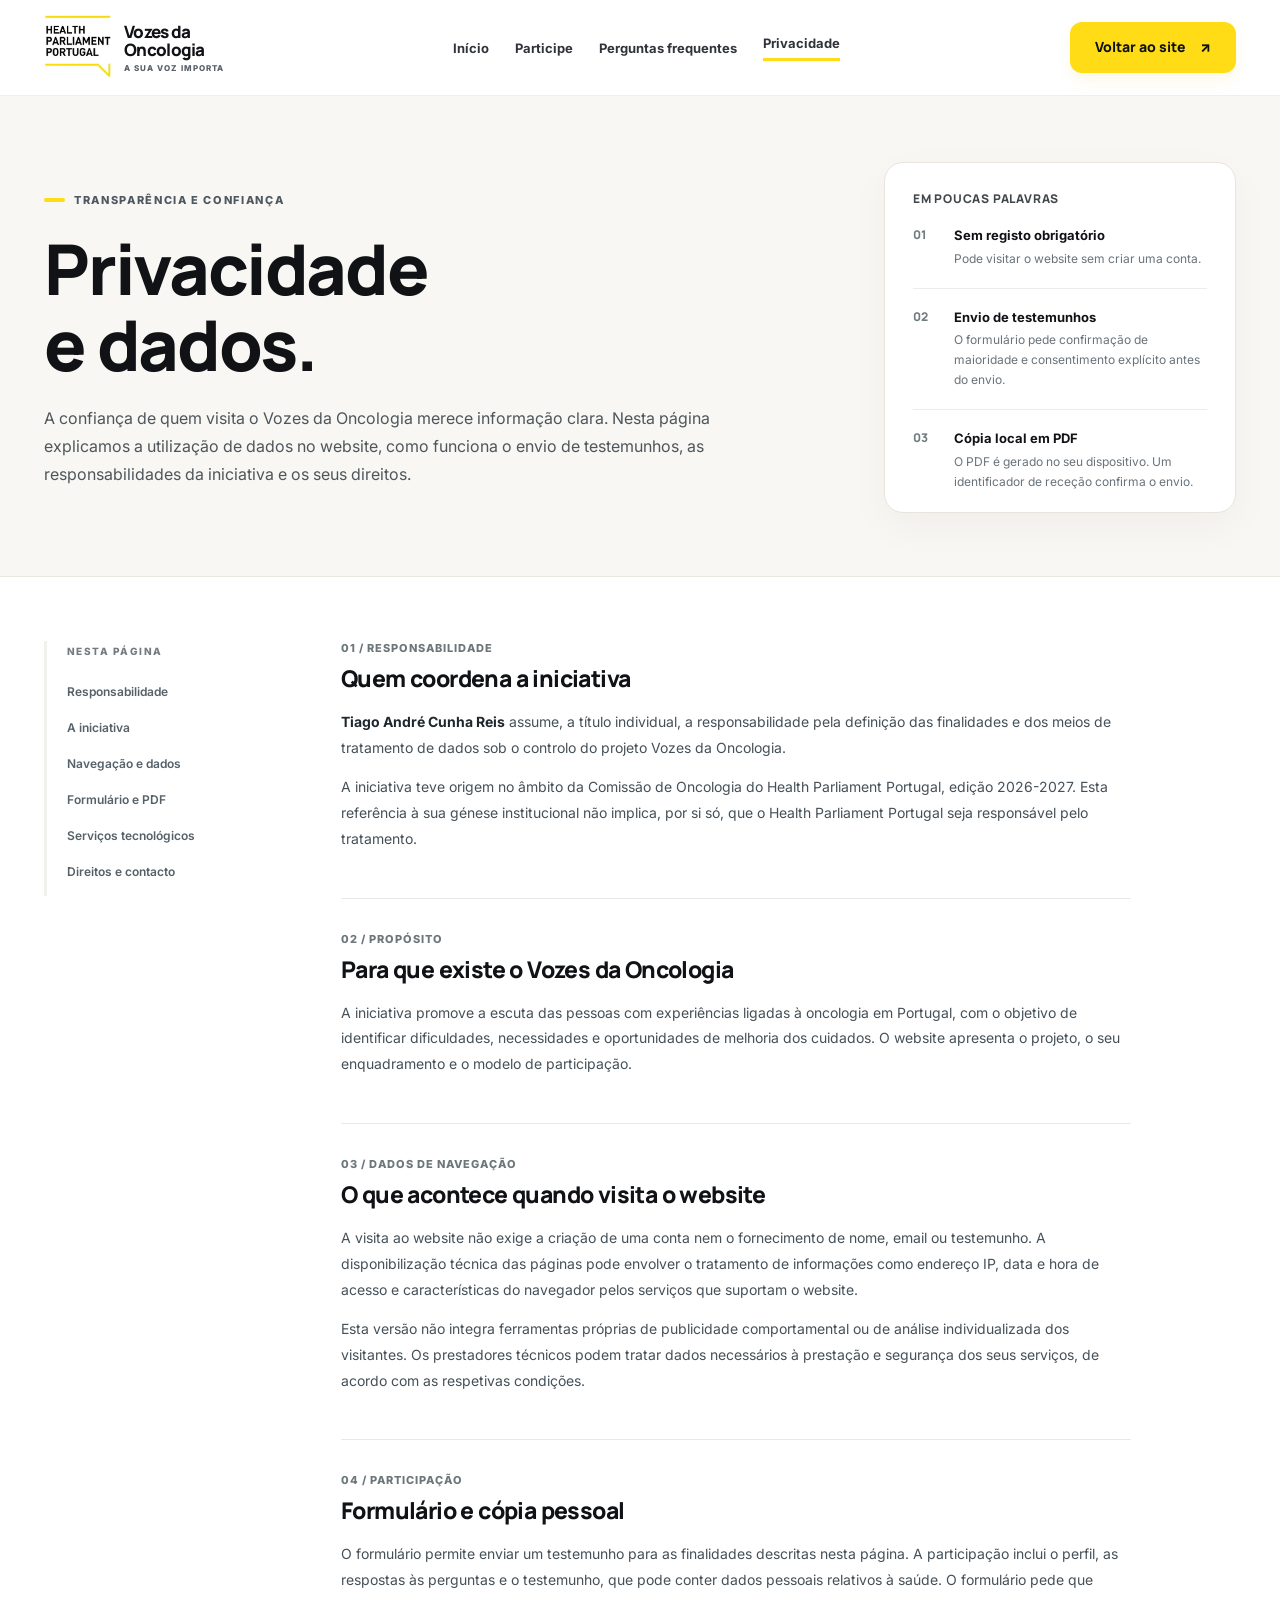
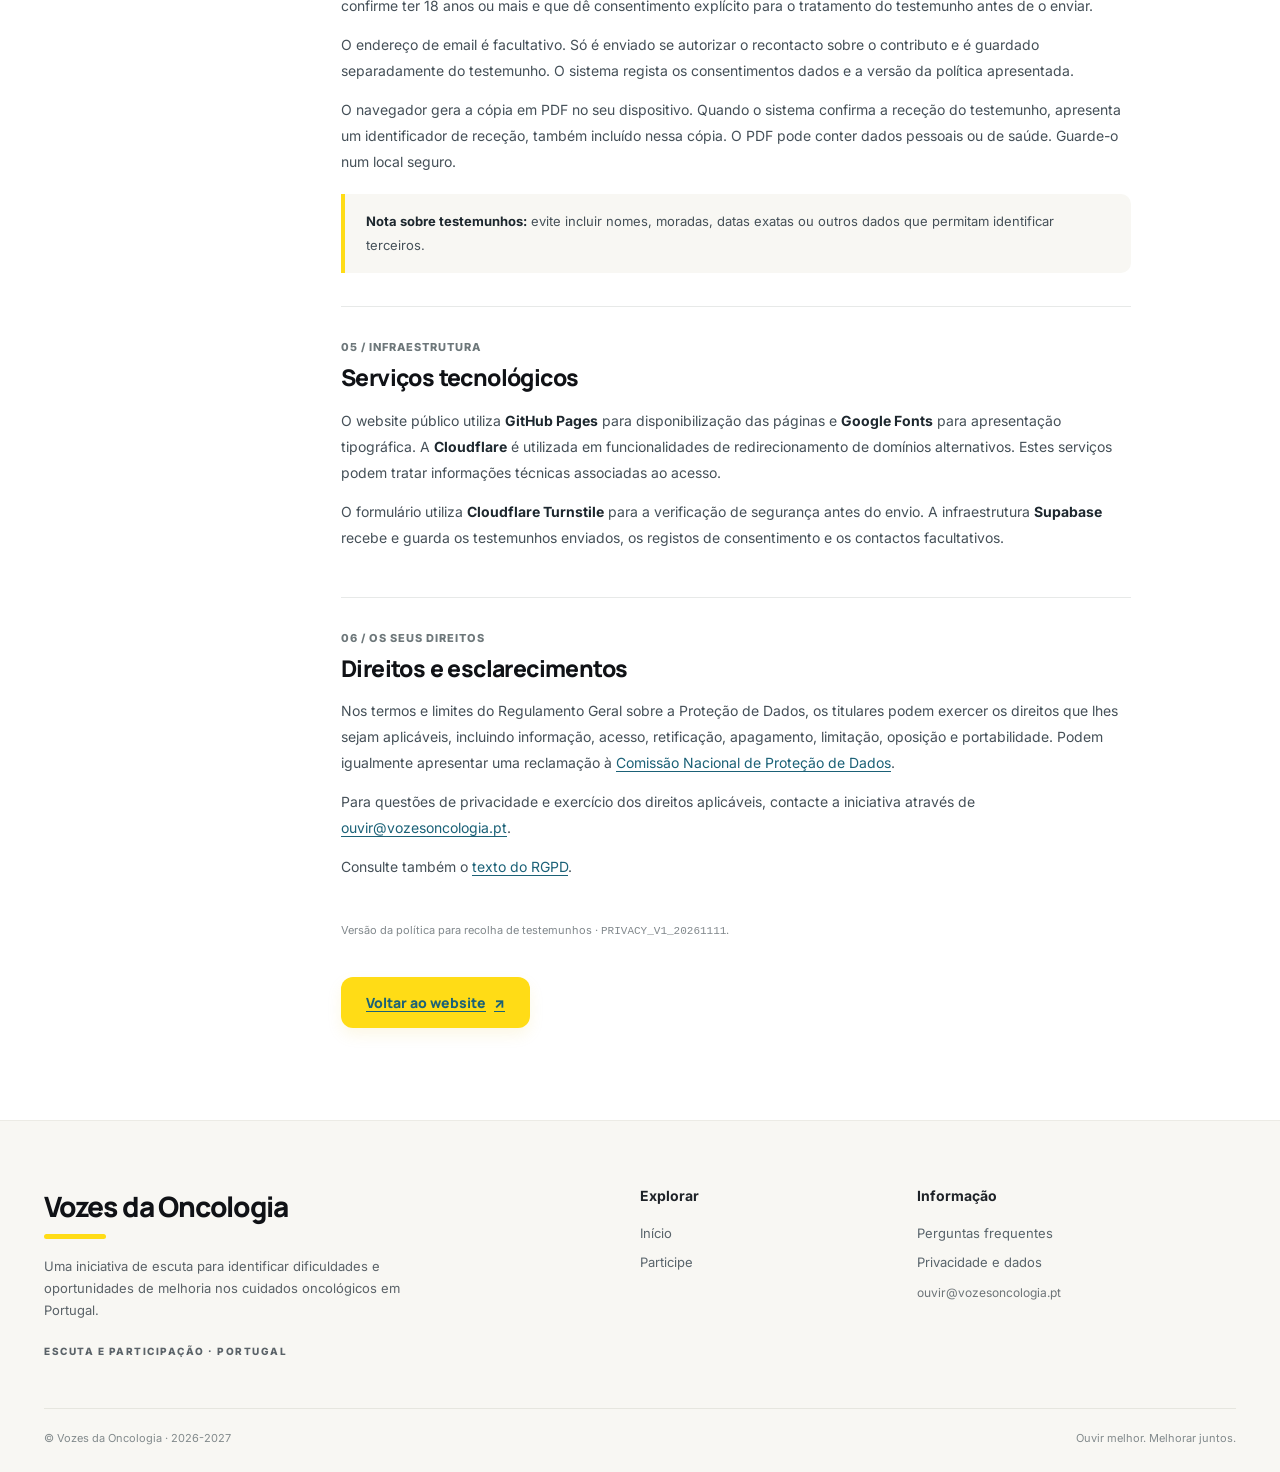
<file: privacidade.html>
<!doctype html>
<html lang="pt-PT">
<head>
  <meta charset="utf-8" />
  <meta name="viewport" content="width=device-width,initial-scale=1" />
  <meta name="theme-color" content="#ffffff" />
  <meta name="robots" content="index,follow" />
  <link rel="canonical" href="https://vozesoncologia.pt/privacidade.html" />
  <meta name="description" content="Privacidade e proteção de dados no website Vozes da Oncologia: responsável, dados de navegação, formulário e direitos dos visitantes." />
  <title>Privacidade e dados - Vozes da Oncologia</title>
  <link rel="preconnect" href="https://fonts.googleapis.com" />
  <link rel="preconnect" href="https://fonts.gstatic.com" crossorigin />
  <link href="https://fonts.googleapis.com/css2?family=Inter:wght@400;500;600;700&family=Manrope:wght@400;500;600;700;800&display=swap" rel="stylesheet" />
  <link rel="stylesheet" href="styles.css?v=15" />
  <style>
    .privacy-header-links{display:flex;align-items:center;gap:26px;font-size:13px;font-weight:700;color:#30343a}
    .privacy-header-links a:hover,.privacy-header-links a:focus-visible{color:#000}
    .privacy-header-links a[aria-current="page"]{border-bottom:3px solid var(--yellow);padding-bottom:7px}
    .privacy-header-cta{white-space:nowrap}
    .privacy-hero{background:#f8f7f3;border-bottom:1px solid #e9e7df;padding:66px 0 63px;overflow:hidden}
    .privacy-hero-grid{display:grid;grid-template-columns:minmax(0,1.7fr) minmax(265px,.78fr);gap:72px;align-items:center}
    .privacy-eyebrow{display:inline-flex;gap:9px;align-items:center;font-size:11px;font-weight:800;letter-spacing:1.65px;color:#4d5860}
    .privacy-eyebrow:before{content:"";display:inline-block;width:21px;height:4px;border-radius:3px;background:var(--yellow)}
    .privacy-hero h1{font-family:var(--font-heading);font-weight:800;font-size:clamp(42px,5.7vw,70px);line-height:1.08;letter-spacing:-2.2px;margin:24px 0 21px}
    .privacy-hero h1 span{display:block}
    .privacy-hero p{max-width:690px;font-size:16px;line-height:1.78;color:#4d565c;margin:0}
    .privacy-hero-aside{background:#fff;border:1px solid #e8e5dc;border-radius:19px;box-shadow:0 14px 42px rgba(13,20,24,.04);padding:27px 28px 21px}
    .privacy-aside-title{font-family:var(--font-heading);font-size:12px;letter-spacing:.8px;font-weight:800;color:#41474a}
    .privacy-quick{padding:19px 0;border-bottom:1px solid #ecece8;display:flex;gap:15px}
    .privacy-quick:last-child{border:0;padding-bottom:0}
    .privacy-quick-number{font-family:var(--font-heading);font-weight:800;font-size:12px;min-width:26px;color:#717c7f}
    .privacy-quick strong{display:block;font-size:13px;line-height:1.45}
    .privacy-quick small{display:block;font-size:12px;color:#69737b;line-height:1.65;margin-top:4px}
    .privacy-document{padding:64px 0 92px;background:#fff}
    .privacy-grid{display:grid;grid-template-columns:225px minmax(0,790px);gap:72px;align-items:start}
    .privacy-toc{position:sticky;top:124px;border-left:3px solid #f0f0ec;padding:4px 0 6px 20px}
    .privacy-toc-label{font-size:10px;color:#737b7e;letter-spacing:1.45px;font-weight:800;margin:0 0 17px}
    .privacy-toc a{display:block;font-size:12px;line-height:1.5;font-weight:600;color:#556068;padding:9px 0}
    .privacy-toc a:hover{color:#111}
    .privacy-copy section{padding:0 0 33px;margin-bottom:33px;border-bottom:1px solid #e7e9e8;scroll-margin-top:125px}
    .privacy-copy section:last-of-type{border-bottom:0;margin-bottom:0;padding-bottom:5px}
    .privacy-section-number{display:block;color:#6d777a;font-size:11px;font-weight:800;letter-spacing:1px;margin-bottom:9px}
    .privacy-copy h2{font-size:23px;line-height:1.3;letter-spacing:-.6px;font-family:var(--font-heading);font-weight:800;margin:0 0 15px}
    .privacy-copy p{font-size:14px;line-height:1.85;color:#455058;margin:0 0 13px}
    .privacy-copy strong{color:#1d272e;font-weight:700}
    .privacy-copy a{color:#1b6177;text-decoration:underline;text-underline-offset:3px}
    .privacy-notice{border-left:4px solid var(--yellow);background:#f8f7f3;padding:16px 21px;border-radius:0 10px 10px 0;margin-top:20px}
    .privacy-notice p{margin:0;font-size:13px;line-height:1.8}
    .privacy-footnote{font-size:11px!important;color:#81888c!important;margin-top:22px!important}
    .privacy-back{display:inline-flex;align-items:center;gap:8px;margin-top:23px}
    .privacy-footer-contact{font-size:12px;color:#6d7478;line-height:1.7}
    @media(max-width:1100px){.privacy-hero-grid{gap:40px}.privacy-grid{gap:38px}}
    @media(max-width:830px){.privacy-header-links{display:none}.privacy-hero{padding:54px 0}.privacy-hero-grid{grid-template-columns:1fr;gap:29px}.privacy-grid{grid-template-columns:1fr;gap:25px}.privacy-toc{position:static;display:flex;gap:7px 20px;flex-wrap:wrap;border-left:0;border-bottom:1px solid #e9e9e6;padding:0 0 19px}.privacy-toc-label{width:100%;margin-bottom:4px}.privacy-toc a{padding:5px 0}.privacy-document{padding:42px 0 64px}}
    @media(max-width:590px){.privacy-hero{padding:38px 0}.privacy-hero h1{font-size:clamp(36px,10vw,53px);letter-spacing:-1.3px}.privacy-hero p{font-size:14px}.privacy-hero-aside{padding:23px}.privacy-header-cta{font-size:11px;padding:10px 13px;min-height:40px}.privacy-copy h2{font-size:21px}.privacy-copy section{padding-bottom:25px;margin-bottom:26px}}
    @media print{.site-header,.site-footer,.privacy-toc,.privacy-back{display:none!important}.privacy-hero{padding:15px 0 25px}.privacy-hero-aside{box-shadow:none}.privacy-grid{display:block}.privacy-copy section{break-inside:avoid}.privacy-document{padding:25px 0}}
  </style>
</head>
<body>
  <header class="site-header">
    <div class="wrap nav-shell">
      <a class="brand" href="/#/inicio" aria-label="Vozes da Oncologia - página inicial">
        <img src="assets/hpp-marca.webp" alt="Marca Health Parliament Portugal" width="68" height="68" />
        <span class="brand-label"><strong>Vozes da<br>Oncologia</strong><small>A SUA VOZ IMPORTA</small></span>
      </a>
      <nav class="privacy-header-links" aria-label="Navegação principal">
        <a href="/#/inicio">Início</a>
        <a href="/#/participe">Participe</a>
        <a href="/#/faq">Perguntas frequentes</a>
        <a href="/privacidade.html" aria-current="page">Privacidade</a>
      </nav>
      <a class="button button-yellow privacy-header-cta" href="/#/inicio">Voltar ao site <span aria-hidden="true">↗</span></a>
    </div>
  </header>
  <main>
    <section class="privacy-hero" aria-labelledby="privacy-heading">
      <div class="wrap privacy-hero-grid">
        <div>
          <span class="privacy-eyebrow">TRANSPARÊNCIA E CONFIANÇA</span>
          <h1 id="privacy-heading">Privacidade <span>e dados.</span></h1>
          <p>A confiança de quem visita o Vozes da Oncologia merece informação clara. Nesta página explicamos a utilização de dados no website, como funciona o envio de testemunhos, as responsabilidades da iniciativa e os seus direitos.</p>
        </div>
        <aside class="privacy-hero-aside" aria-label="Informação essencial">
          <div class="privacy-aside-title">EM POUCAS PALAVRAS</div>
          <div class="privacy-quick"><span class="privacy-quick-number">01</span><div><strong>Sem registo obrigatório</strong><small>Pode visitar o website sem criar uma conta.</small></div></div>
          <div class="privacy-quick"><span class="privacy-quick-number">02</span><div><strong>Envio de testemunhos</strong><small>O formulário pede confirmação de maioridade e consentimento explícito antes do envio.</small></div></div>
          <div class="privacy-quick"><span class="privacy-quick-number">03</span><div><strong>Cópia local em PDF</strong><small>O PDF é gerado no seu dispositivo. Um identificador de receção confirma o envio.</small></div></div>
        </aside>
      </div>
    </section>
    <div class="privacy-document">
      <div class="wrap privacy-grid">
        <nav class="privacy-toc" aria-label="Índice da informação de privacidade">
          <div class="privacy-toc-label">NESTA PÁGINA</div>
          <a href="#responsavel">Responsabilidade</a>
          <a href="#iniciativa">A iniciativa</a>
          <a href="#navegacao">Navegação e dados</a>
          <a href="#formulario">Formulário e PDF</a>
          <a href="#prestadores">Serviços tecnológicos</a>
          <a href="#direitos">Direitos e contacto</a>
        </nav>
        <div class="privacy-copy">
          <section id="responsavel" aria-labelledby="title-responsavel">
            <span class="privacy-section-number">01 / RESPONSABILIDADE</span>
            <h2 id="title-responsavel">Quem coordena a iniciativa</h2>
            <p><strong>Tiago André Cunha Reis</strong> assume, a título individual, a responsabilidade pela definição das finalidades e dos meios de tratamento de dados sob o controlo do projeto Vozes da Oncologia.</p>
            <p>A iniciativa teve origem no âmbito da Comissão de Oncologia do Health Parliament Portugal, edição 2026-2027. Esta referência à sua génese institucional não implica, por si só, que o Health Parliament Portugal seja responsável pelo tratamento.</p>
          </section>
          <section id="iniciativa" aria-labelledby="title-iniciativa">
            <span class="privacy-section-number">02 / PROPÓSITO</span>
            <h2 id="title-iniciativa">Para que existe o Vozes da Oncologia</h2>
            <p>A iniciativa promove a escuta das pessoas com experiências ligadas à oncologia em Portugal, com o objetivo de identificar dificuldades, necessidades e oportunidades de melhoria dos cuidados. O website apresenta o projeto, o seu enquadramento e o modelo de participação.</p>
          </section>
          <section id="navegacao" aria-labelledby="title-navegacao">
            <span class="privacy-section-number">03 / DADOS DE NAVEGAÇÃO</span>
            <h2 id="title-navegacao">O que acontece quando visita o website</h2>
            <p>A visita ao website não exige a criação de uma conta nem o fornecimento de nome, email ou testemunho. A disponibilização técnica das páginas pode envolver o tratamento de informações como endereço IP, data e hora de acesso e características do navegador pelos serviços que suportam o website.</p>
            <p>Esta versão não integra ferramentas próprias de publicidade comportamental ou de análise individualizada dos visitantes. Os prestadores técnicos podem tratar dados necessários à prestação e segurança dos seus serviços, de acordo com as respetivas condições.</p>
          </section>
          <section id="formulario" aria-labelledby="title-formulario">
            <span class="privacy-section-number">04 / PARTICIPAÇÃO</span>
            <h2 id="title-formulario">Formulário e cópia pessoal</h2>
            <p>O formulário permite enviar um testemunho para as finalidades descritas nesta página. A participação inclui o perfil, as respostas às perguntas e o testemunho, que pode conter dados pessoais relativos à saúde. O formulário pede que confirme ter 18 anos ou mais e que dê consentimento explícito para o tratamento do testemunho antes de o enviar.</p>
            <p>O endereço de email é facultativo. Só é enviado se autorizar o recontacto sobre o contributo e é guardado separadamente do testemunho. O sistema regista os consentimentos dados e a versão da política apresentada.</p>
            <p>O navegador gera a cópia em PDF no seu dispositivo. Quando o sistema confirma a receção do testemunho, apresenta um identificador de receção, também incluído nessa cópia. O PDF pode conter dados pessoais ou de saúde. Guarde-o num local seguro.</p>
            <div class="privacy-notice"><p><strong>Nota sobre testemunhos:</strong> evite incluir nomes, moradas, datas exatas ou outros dados que permitam identificar terceiros.</p></div>
          </section>
          <section id="prestadores" aria-labelledby="title-prestadores">
            <span class="privacy-section-number">05 / INFRAESTRUTURA</span>
            <h2 id="title-prestadores">Serviços tecnológicos</h2>
            <p>O website público utiliza <strong>GitHub Pages</strong> para disponibilização das páginas e <strong>Google Fonts</strong> para apresentação tipográfica. A <strong>Cloudflare</strong> é utilizada em funcionalidades de redirecionamento de domínios alternativos. Estes serviços podem tratar informações técnicas associadas ao acesso.</p>
            <p>O formulário utiliza <strong>Cloudflare Turnstile</strong> para a verificação de segurança antes do envio. A infraestrutura <strong>Supabase</strong> recebe e guarda os testemunhos enviados, os registos de consentimento e os contactos facultativos.</p>
          </section>
          <section id="direitos" aria-labelledby="title-direitos">
            <span class="privacy-section-number">06 / OS SEUS DIREITOS</span>
            <h2 id="title-direitos">Direitos e esclarecimentos</h2>
            <p>Nos termos e limites do Regulamento Geral sobre a Proteção de Dados, os titulares podem exercer os direitos que lhes sejam aplicáveis, incluindo informação, acesso, retificação, apagamento, limitação, oposição e portabilidade. Podem igualmente apresentar uma reclamação à <a href="https://www.cnpd.pt/" target="_blank" rel="noopener noreferrer">Comissão Nacional de Proteção de Dados</a>.</p>
            <p>Para questões de privacidade e exercício dos direitos aplicáveis, contacte a iniciativa através de <a href="mailto:ouvir@vozesoncologia.pt">ouvir@vozesoncologia.pt</a>.</p>
            <p>Consulte também o <a href="https://eur-lex.europa.eu/legal-content/PT/TXT/?uri=CELEX%3A32016R0679" target="_blank" rel="noopener noreferrer">texto do RGPD</a>.</p>
          </section>
          <p class="privacy-footnote">Versão da política para recolha de testemunhos · <code>PRIVACY_V1_20261111</code>.</p>
          <a class="button button-yellow privacy-back" href="/#/inicio">Voltar ao website <span aria-hidden="true">↗</span></a>
        </div>
      </div>
    </div>
  </main>
  <footer class="site-footer">
    <div class="wrap footer-top">
      <div class="footer-about">
        <div class="footer-brand">Vozes da <span>Oncologia</span><span class="footer-line"></span></div>
        <p>Uma iniciativa de escuta para identificar dificuldades e oportunidades de melhoria nos cuidados oncológicos em Portugal.</p>
        <p class="footer-edition">ESCUTA E PARTICIPAÇÃO · PORTUGAL</p>
      </div>
      <div class="footer-links">
        <strong>Explorar</strong>
        <a href="/#/inicio">Início</a>
        <a href="/#/participe">Participe</a>
      </div>
      <div class="footer-links">
        <strong>Informação</strong>
        <a href="/#/faq">Perguntas frequentes</a>
        <a href="/privacidade.html" aria-current="page">Privacidade e dados</a>
        <a class="privacy-footer-contact" href="mailto:ouvir@vozesoncologia.pt">ouvir@vozesoncologia.pt</a>
      </div>
    </div>
    <div class="wrap footer-bottom"><span>© Vozes da Oncologia · 2026-2027</span><span>Ouvir melhor. Melhorar juntos.</span></div>
  </footer>
</body>
</html>
</file>
<file: styles.css>
:root{--yellow:#ffdc16;--yellow-soft:#fff8cf;--ink:#101216;--blue:#24394b;--muted:#57606b;--line:#e8e9e6;--paper:#fff;--warm:#fbfaf7;--mist:#f5f6f5;--focus:#17698c;--shadow:0 18px 60px rgba(10,26,40,.07);--radius:20px;--font-heading:Manrope,Inter,Arial,sans-serif;--font-body:Inter,Arial,sans-serif}
*{box-sizing:border-box}
html{scroll-behavior:smooth;scroll-padding-top:110px}
body{margin:0;color:var(--ink);background:var(--paper);font-family:var(--font-body);-webkit-font-smoothing:antialiased}
body.no-scroll{overflow:hidden}
img{max-width:100%;height:auto;display:block}
a{color:inherit;text-decoration:none}
button,input,textarea{font:inherit}
button,a,input,textarea{touch-action:manipulation}
button{cursor:pointer}
button:disabled{opacity:.55;cursor:not-allowed}
:focus-visible{outline:3px solid var(--focus);outline-offset:4px}
.wrap{width:min(1264px,calc(100% - 88px));margin-inline:auto}
.site-header{background:rgba(255,255,255,.975);border-bottom:1px solid #eee;position:sticky;top:0;z-index:50;backdrop-filter:blur(12px)}
.nav-shell{min-height:95px;display:flex;align-items:center;gap:24px;justify-content:space-between}
.brand{display:flex;gap:12px;align-items:center;flex-shrink:0}
.brand>img{width:68px;height:68px;object-fit:contain}
.brand-label{display:flex;flex-direction:column;gap:5px;line-height:1.06}
.brand-label strong{font-family:var(--font-heading);font-size:17px;letter-spacing:-.7px;font-weight:800}
.brand-label small{letter-spacing:1.05px;font-size:8px;color:var(--muted);font-weight:800}
.main-nav{display:flex;align-items:center;gap:29px;align-self:stretch}
.main-nav a{display:flex;align-items:center;position:relative;font-size:13px;color:#30343a;font-weight:600;white-space:nowrap;transition:color .2s}
.main-nav a:hover,.main-nav a.active{color:#000}
.main-nav a.active::after{content:"";position:absolute;bottom:21px;left:0;width:100%;height:4px;border-radius:20px;background:var(--yellow)}
.button{border:1px solid transparent;min-height:51px;padding:13px 24px;border-radius:12px;display:inline-flex;align-items:center;justify-content:center;gap:14px;font-family:var(--font-heading);font-size:14px;font-weight:800;line-height:1.3;transition:transform .18s,background .18s,box-shadow .18s}
.button:hover{transform:translateY(-2px)}
.button-yellow{background:var(--yellow);color:var(--ink);box-shadow:0 7px 15px rgba(225,190,0,.1)}
.button-yellow:hover{background:#f7ce00;box-shadow:0 10px 22px rgba(225,190,0,.16)}
.button-dark{background:#171b20;color:white}
.button-dark:hover{background:#313b43}
.button-outline{background:white;border-color:#dadddf;color:#20252b}
.button-outline:hover{background:#f5f5f3}
.button-quiet{background:transparent;color:#343b43;padding-inline:10px}
.nav-cta{min-height:46px;font-size:12px;padding:12px 16px;white-space:nowrap}
.menu-toggle{border:0;background:white;display:none;padding:12px;border-radius:10px;flex-direction:column;gap:5px}
.menu-toggle span{display:block;width:23px;height:2px;background:#151515}
#app{min-height:55vh}
.hero{overflow:hidden}
.hero-grid{display:grid;grid-template-columns:47% 53%;min-height:540px;align-items:center;padding-top:28px;padding-bottom:22px}
.hero-copy{position:relative;z-index:2;padding:28px 0 22px}
.eyebrow{font-family:var(--font-heading);font-size:11px;font-weight:800;text-transform:uppercase;letter-spacing:2.4px;color:#4c5763}
h1,h2,h3,h4{font-family:var(--font-heading);letter-spacing:-.045em;margin:0;line-height:1.15}
h1{font-size:clamp(40px,4.2vw,65px);font-weight:800;line-height:1.105}
h2{font-size:clamp(29px,3.2vw,45px);font-weight:800}
h3{font-size:20px;font-weight:800}
p{line-height:1.68;margin:0}
.hero-copy h1{margin-top:20px;max-width:650px}
.mark{position:relative;white-space:nowrap;z-index:0}
.mark::before{content:"";position:absolute;z-index:-1;left:-2px;right:-1px;bottom:.08em;height:.26em;background:var(--yellow);transform:rotate(-1.6deg);opacity:.85}
.hero-lead{font-size:18px;color:#4b5862;max-width:485px;margin:24px 0 28px;line-height:1.7}
.hero-actions{display:flex;gap:14px;align-items:center;flex-wrap:wrap}
.hero-actions .button{padding-inline:25px}
.hero-note{display:flex;align-items:center;gap:9px;font-size:12px;color:#727b83;margin-top:24px}
.hero-note svg{flex-shrink:0}
.hero-art{margin-left:-24px;position:relative;align-self:center}
.hero-art img{width:112%;max-width:unset;margin-left:-15px;object-fit:contain;mix-blend-mode:multiply}
.hero-art .art-label{display:none}
.section{padding:82px 0}
.section-light{background:var(--warm)}
.section-sand{background:#faf9f3}
.section-head{display:flex;gap:24px;justify-content:space-between;align-items:end;margin-bottom:37px}
.section-head p{color:var(--muted);max-width:490px}
.section-head h2{margin-top:12px}
.steps-grid{display:grid;grid-template-columns:repeat(4,1fr);gap:26px}
.step-card{padding:14px 8px 8px}
.step-image{height:112px;display:flex;align-items:center;justify-content:start;margin-bottom:20px}
.step-image img{max-height:110px;width:auto;display:block;background:transparent;mix-blend-mode:normal}
.step-title{display:flex;align-items:baseline;gap:14px}
.step-index{font-size:14px;font-weight:800;background:var(--yellow);border-radius:50%;width:33px;height:33px;display:flex;align-items:center;justify-content:center;flex:none}
.step-title h3{font-size:16px;letter-spacing:-.02em}
.step-card p{padding-left:47px;margin-top:8px;font-size:13px;color:var(--muted)}
.handnote{font-family:Georgia,serif;font-style:italic;transform:rotate(-3deg);font-size:19px;color:#2b455a}
.handnote::after{content:"";height:4px;background:var(--yellow);width:82%;display:block;margin-left:20%;border-radius:90%}
.callout-panel{border:1px solid #efede5;border-radius:24px;background:white;padding:30px 34px;box-shadow:var(--shadow)}
.cta-panel{display:grid;grid-template-columns:1fr auto;gap:20px;align-items:center;margin-top:46px;background:#fffae7;border:1px solid #f4e8ae;box-shadow:none}
.cta-panel h3{font-size:25px}
.cta-panel p{color:#5c6263;margin-top:8px}
.page-intro{padding:72px 0 42px}
.page-intro h1{font-size:clamp(38px,4vw,58px);max-width:900px;margin:15px 0 20px}
.page-intro p{max-width:735px;font-size:17px;color:var(--muted)}
.two-col{display:grid;grid-template-columns:1fr 1fr;gap:72px;align-items:center}
.logo-showcase{background:#fff;border:1px solid var(--line);box-shadow:var(--shadow);border-radius:22px;padding:20px}
.logo-showcase img{width:100%;height:auto}
.video-explainer-card{padding:0;overflow:hidden;background:linear-gradient(180deg,#fff 0%,#fffdf4 100%)}
.video-explainer-inner{padding:28px 28px 26px;min-height:100%;display:flex;flex-direction:column;align-items:flex-start;justify-content:flex-start}
.video-badge{display:inline-flex;align-items:center;gap:8px;font-size:11px;font-weight:800;letter-spacing:1.2px;color:#5e6470;margin-bottom:16px}
.video-badge::before{content:'';display:inline-block;width:34px;height:4px;background:var(--yellow);border-radius:999px}
.video-play{width:78px;height:78px;border-radius:50%;display:grid;place-items:center;background:#fff1a8;color:#17191d;font-size:30px;line-height:1;margin-bottom:18px;box-shadow:inset 0 0 0 1px #f0d457}
.video-explainer-card h3{font-size:28px;line-height:1.08;letter-spacing:-.03em;margin:0 0 12px;font-family:var(--font-heading)}
.video-explainer-card p{color:var(--muted);font-size:14px;line-height:1.75;margin:0 0 16px}
.video-points{list-style:none;margin:0;padding:0;display:grid;gap:8px;width:100%}
.video-points li{position:relative;padding-left:18px;color:#2d3138;font-size:13px;font-weight:600}
.video-points li::before{content:'•';position:absolute;left:0;top:0;color:#d0ac00;font-size:18px;line-height:1}
.video-coming{margin-top:18px;display:inline-flex;padding:8px 12px;border-radius:999px;background:#fff7d5;border:1px solid #f0dfa8;color:#6a5720;font-size:12px;font-weight:700}
.body-copy p{margin-top:18px;color:var(--muted)}
.body-copy h2{margin-bottom:12px}
.pill{display:inline-flex;align-items:center;gap:8px;border:1px solid #f0e1a5;background:#fff9da;color:#57502e;padding:9px 13px;font-size:11px;font-weight:800;border-radius:99px;letter-spacing:.3px}
.values-grid{display:grid;grid-template-columns:repeat(3,1fr);gap:18px}
.value-card{border:1px solid #e9eae7;border-radius:19px;background:#fff;padding:28px;min-height:180px}
.value-number{font-weight:800;color:#d7ad00;font-size:12px;letter-spacing:1.5px;margin-bottom:23px}
.value-card p{color:var(--muted);font-size:14px;margin-top:10px}
.form-page{background:linear-gradient(180deg,#fff 0,#fff 125px,#faf9f5 125px,#faf9f5 100%);padding:57px 0 92px}
.form-head{text-align:center;max-width:800px;margin:0 auto 31px}
.form-head h1{font-size:clamp(33px,3.45vw,48px);margin:12px 0 12px}
.form-head p{color:var(--muted);font-size:15px}
.form-shell{max-width:940px;margin:0 auto;background:#fff;border:1px solid #e8e6dd;box-shadow:0 20px 75px rgba(41,37,20,.055);border-radius:24px;overflow:hidden}
.form-progress{display:grid;grid-template-columns:repeat(3,1fr);border-bottom:1px solid var(--line);background:#fdfdfb}
.progress-item{font-size:12px;display:flex;align-items:center;justify-content:center;gap:10px;min-height:76px;border-bottom:4px solid transparent;color:#848993;font-weight:700;padding:10px}
.progress-item .bubble{display:flex;align-items:center;justify-content:center;flex-shrink:0;width:29px;height:29px;border-radius:50%;border:1px solid #d6d9da;background:white;font-size:13px}
.progress-item.current{color:#141414;border-bottom-color:var(--yellow)}
.progress-item.current .bubble,.progress-item.past .bubble{background:var(--yellow);border-color:var(--yellow);color:#101010}
.form-content{padding:45px 58px 27px}
.form-content h2{font-size:30px;max-width:720px;margin-top:10px;margin-bottom:12px}
.form-subtitle{font-size:14px;color:var(--muted);margin-bottom:33px}
.form-group{margin-bottom:25px}
.field-label{font-weight:800;font-family:var(--font-heading);font-size:15px;display:block;margin-bottom:10px;letter-spacing:-.02em}
.optional{font-family:var(--font-body);color:#7e8588;font-size:12px;font-weight:500}
.field-helper{color:#68737e;font-size:12px;margin-top:9px;line-height:1.55}
textarea,.text-input{width:100%;font-size:14px;color:var(--ink);border:1.5px solid #d9dddf;border-radius:13px;background:#fff;outline:none;transition:border-color .15s,box-shadow .15s}
textarea{resize:vertical;min-height:115px;padding:17px 18px;line-height:1.65}
textarea#difficulty{min-height:160px}
.text-input{padding:15px 16px;min-height:51px}
textarea:focus,.text-input:focus{border-color:#ad8a00;box-shadow:0 0 0 4px #ffed9c77}
textarea::placeholder,.text-input::placeholder{color:#9ca2a5}
.field-error{color:#a52323;background:#fff0ee;border:1px solid #f0c7c3;border-radius:10px;padding:9px 12px;font-size:12px;margin-top:9px}
.form-actions{border-top:1px solid #eee;margin-top:27px;padding-top:23px;display:flex;align-items:center;justify-content:space-between;gap:14px}
.form-actions .button{min-width:176px}
.privacy-reminder{display:flex;gap:10px;background:#f3f7f5;border:1px solid #dfebe4;border-radius:12px;padding:14px 17px;align-items:flex-start;margin-top:18px}
.privacy-reminder svg{flex-shrink:0;margin-top:2px;color:#477666}
.privacy-reminder p{font-size:12px;color:#4d665c;line-height:1.65}
.profile-grid{display:grid;grid-template-columns:repeat(2,1fr);gap:12px;margin-bottom:30px}
.profile-option{border:1.5px solid #e0e2e2;border-radius:15px;padding:17px 16px;display:flex;align-items:center;gap:12px;cursor:pointer;min-height:82px;transition:background .18s,border-color .18s}
.profile-option:hover{border-color:#bca42a;background:#fffdf4}
.profile-option.selected{border-color:#cdb121;background:#fffbed}
.profile-option input{accent-color:#c7a900;width:17px;height:17px;flex-shrink:0}
.profile-option span{font-weight:700;font-size:13px;line-height:1.5}
.adaptive-box{padding:22px;border-radius:16px;background:#f8f9f8;border:1px solid #e9eae7;margin-bottom:16px}
.adaptive-box .field-label{font-size:13px}
.adaptive-box textarea{background:white;min-height:92px}
.adaptive-eyebrow{color:#57646f;font-weight:800;letter-spacing:1px;text-transform:uppercase;font-size:10px;margin-bottom:14px}
.checkbox-row{display:flex;align-items:flex-start;gap:12px;line-height:1.6;cursor:pointer;font-size:13px;margin:17px 0}
.checkbox-row input{width:18px;height:18px;flex-shrink:0;accent-color:#b99b00;margin-top:1px}
.privacy-card{border:1px solid #dbe9e2;border-radius:15px;background:#f3f8f4;padding:20px 22px;margin:22px 0}
.privacy-card strong{font-size:14px}
.privacy-card p{font-size:12px;color:#49665a;margin-top:9px}
.summary-card{border:1px solid var(--line);padding:20px 22px;border-radius:14px;background:#fff;margin:22px 0}
.summary-card dt{font-size:11px;text-transform:uppercase;letter-spacing:1px;color:#7a8288;font-weight:800;margin-bottom:6px;margin-top:14px}
.summary-card dt:first-child{margin-top:0}
.summary-card dd{font-size:13px;line-height:1.7;margin:0;white-space:pre-wrap;overflow-wrap:anywhere;max-height:130px;overflow:auto}
.success-state{text-align:center;padding:38px 12px 24px}
.success-mark{display:grid;place-items:center;width:93px;height:93px;background:#fff3a7;border-radius:50%;margin:0 auto 22px;font-size:43px}
.success-state h2{margin-bottom:14px}
.success-state p{max-width:650px;margin:0 auto;color:var(--muted)}
.success-buttons{display:flex;gap:12px;justify-content:center;flex-wrap:wrap;margin-top:29px}
.demo-disclaimer{margin:20px auto 0;max-width:630px;background:#fff7df;border:1px solid #f0dfa8;padding:15px 20px;border-radius:12px;text-align:left;font-size:12px;line-height:1.7;color:#61552c}
.impact-board{display:grid;grid-template-columns:1.1fr .9fr;gap:26px;align-items:stretch}
.impact-main{border-radius:22px;background:#1c2732;color:#fff;padding:40px;min-height:350px;display:flex;flex-direction:column;justify-content:space-between}
.impact-main h2{max-width:590px}
.impact-main p{color:#d6e0e5;max-width:560px;margin-top:16px}
.impact-main .pill{align-self:flex-start;background:#ffdc16;color:#171717;border:0}
.impact-side{border:1px solid var(--line);border-radius:22px;padding:36px;background:#fff}
.timeline{position:relative;padding-left:22px;border-left:2px solid #f0d132;margin-top:20px}
.timeline-item{margin-bottom:24px;position:relative}
.timeline-item::before{content:"";position:absolute;left:-29px;top:2px;width:11px;height:11px;background:var(--yellow);border-radius:50%;border:2px solid white}
.timeline-item strong{font-size:14px}
.timeline-item p{font-size:12px;color:var(--muted);margin-top:4px}
.impact-note{margin-top:28px;padding:17px 20px;border-left:4px solid var(--yellow);background:#fbfaf6;color:#5c6166;font-size:13px}
.faq-list{max-width:890px;margin:auto}
.faq-item{border-bottom:1px solid #e8e8e4}
.faq-item details{padding:0}
.faq-item summary{list-style:none;cursor:pointer;font-weight:800;font-family:var(--font-heading);font-size:16px;padding:23px 28px 23px 0;position:relative}
.faq-item summary::-webkit-details-marker{display:none}
.faq-item summary:after{content:"+";position:absolute;right:0;top:19px;font-size:27px;font-weight:400}
.faq-item details[open] summary:after{content:"−"}
.faq-item .faq-answer{padding:0 42px 24px 0;color:var(--muted);font-size:14px;line-height:1.75}
.faq-item .faq-answer p+p{margin-top:12px}
.footnote{font-size:12px;color:#767f87;line-height:1.7}
.site-footer{background:#f8f7f3;border-top:1px solid #ecebe5;margin-top:0}
.footer-top{padding:66px 0 49px;display:grid;grid-template-columns:1.65fr .65fr 1fr;gap:70px}
.footer-brand{font-family:var(--font-heading);font-weight:800;font-size:28px;letter-spacing:-1.2px}
.footer-brand span{position:relative}
.footer-brand span.footer-line{display:block;width:62px;height:5px;background:var(--yellow);border-radius:12px;margin-top:9px}
.footer-about p{font-size:13px;color:#5a6268;max-width:410px;margin-top:17px}
.footer-about p.footer-edition{font-weight:800;letter-spacing:1.5px;font-size:10px;margin-top:21px}
.footer-links{display:flex;flex-direction:column;align-items:flex-start;gap:13px;color:#59646b;font-size:13px}
.footer-links strong{font-size:14px;color:#1e2227;margin-bottom:8px}
.footer-links a:hover{text-decoration:underline}
.footer-bottom{display:flex;justify-content:space-between;gap:20px;border-top:1px solid #e6e6df;padding:22px 0 27px;font-size:11px;color:#828a8c}
.hidden{display:none!important}
@media(max-width:1150px){.wrap{width:min(100% - 60px,1160px)}.nav-shell{gap:14px}.main-nav{gap:18px}.main-nav a{font-size:12px}.nav-cta{display:none}.hero-grid{min-height:470px}.hero-art{margin-left:-10px}.hero-art img{width:119%}.hero-copy h1{font-size:clamp(36px,4.45vw,56px)} }
@media(max-width:830px){.wrap{width:calc(100% - 42px)}.nav-shell{min-height:75px}.brand>img{width:55px;height:55px}.brand-label strong{font-size:15px}.menu-toggle{display:flex;margin-left:auto}.main-nav{display:none;position:absolute;top:100%;left:0;right:0;align-self:auto;background:white;box-shadow:0 20px 30px #00000011;padding:18px 26px 24px;flex-direction:column;align-items:stretch;gap:0;border-bottom:1px solid var(--line)}.main-nav.open{display:flex}.main-nav a{padding:14px 8px;font-size:15px}.main-nav a.active::after{bottom:8px;width:37px;left:8px}.hero-grid{grid-template-columns:1fr;min-height:unset;padding-top:28px}.hero-copy{padding-bottom:0}.hero-copy h1{max-width:680px;font-size:clamp(39px,6.3vw,58px)}.hero-art{max-width:700px;margin:0 auto -12px;width:100%}.hero-art img{width:100%;margin-left:0}.hero-lead{font-size:16px}.steps-grid{grid-template-columns:repeat(2,1fr);gap:16px}.two-col{gap:34px}.footer-top{gap:32px}.form-content{padding:34px 34px 23px}}
@media(max-width:590px){.wrap{width:calc(100% - 34px)}.brand-label small{font-size:7px}.hero-copy{padding:16px 0 0}.hero-copy h1{font-size:clamp(35px,9.2vw,49px);line-height:1.15}.hero-lead{font-size:15px;margin:19px 0 23px}.hero-art{margin:18px auto 0}.hero-art img{width:107%;margin-left:-3%}.button{min-height:48px;font-size:13px;padding:12px 17px}.hero-actions .button{width:100%}.section{padding:58px 0}.section-head{display:block;margin-bottom:22px}.section-head .handnote{display:inline-block;margin-top:15px;font-size:15px}.steps-grid{grid-template-columns:1fr 1fr;gap:15px}.step-card{padding:4px 0}.step-image{height:75px;margin-bottom:11px}.step-image img{max-height:75px;max-width:100%;display:block;background:transparent}.step-index{width:27px;height:27px;flex:none}.step-title{gap:8px}.step-title h3{font-size:13px}.step-card p{padding:0;font-size:12px}.cta-panel{display:block;padding:25px}.cta-panel h3{font-size:21px}.cta-panel .button{width:100%;margin-top:20px}.page-intro{padding:47px 0 28px}.page-intro h1{font-size:38px}.page-intro p{font-size:15px}.two-col{grid-template-columns:1fr;gap:32px}.video-explainer-inner{padding:22px 20px 20px}.video-play{width:64px;height:64px;font-size:24px}.video-explainer-card h3{font-size:23px}.values-grid{grid-template-columns:1fr}.value-card{min-height:auto}.form-page{padding:37px 0 55px}.form-head h1{font-size:34px}.form-head p{font-size:13px}.form-progress .progress-item{font-size:0;min-height:57px;gap:0}.form-progress .bubble{font-size:12px}.form-content{padding:26px 20px 18px}.form-content h2{font-size:25px}.form-subtitle{margin-bottom:25px}.field-label{font-size:14px}.profile-grid{grid-template-columns:1fr;gap:9px}.profile-option{min-height:64px;padding:13px 14px}.form-actions .button{min-width:unset;flex:1}.form-actions .button-quiet{flex:0}.impact-board{grid-template-columns:1fr}.impact-main,.impact-side{padding:26px;min-height:auto}.footer-top{grid-template-columns:1fr 1fr;gap:40px 20px;padding:45px 0 33px}.footer-about{grid-column:1/-1}.footer-bottom{display:block}.footer-bottom span{display:block;margin-bottom:5px}.handnote{font-size:15px}}
@media(prefers-reduced-motion:reduce){html{scroll-behavior:auto}*,*:before,*:after{animation-duration:.01ms!important;transition-duration:.01ms!important}}
@media print{.site-header,.site-footer,.form-actions,.success-buttons{display:none!important}.form-page{background:white}.form-shell{box-shadow:none;border:0}}

/* COMMISSION SECTION - VOZES DA ONCOLOGIA */
.commission-section{background:#fff;border-top:1px solid var(--line);padding-top:78px;padding-bottom:86px}
.commission-accordion{border:1px solid var(--line);border-radius:24px;background:#fff;overflow:hidden}
.commission-summary{list-style:none;display:flex;align-items:center;justify-content:space-between;gap:32px;padding:32px 34px;cursor:pointer}
.commission-summary::-webkit-details-marker{display:none}
.commission-summary-copy h2{margin:13px 0 12px}
.commission-summary-copy p{color:var(--muted);font-size:14px;max-width:760px}
.commission-summary-side{display:flex;align-items:flex-end;gap:18px;flex-direction:column;flex:none}
.commission-edition{font-family:var(--font-heading);font-size:12px;letter-spacing:1.3px;font-weight:800;white-space:nowrap;color:#858b8f}
.commission-edition span{color:#17191a;margin-left:7px}
.commission-toggle-label{font-size:11px;font-weight:800;letter-spacing:1px;text-transform:uppercase;color:#4e5661;display:inline-flex;align-items:center;gap:9px}
.commission-toggle-label::after{content:'+';width:28px;height:28px;border-radius:50%;display:grid;place-items:center;border:1px solid #d7dadc;color:#17191d;font-size:19px;line-height:1}
.commission-accordion[open] .commission-toggle-label::after{content:'−'}
.commission-accordion[open] .commission-toggle-label{color:#17191d}
.commission-body{padding:0 34px 34px}
.commission-body-intro{color:var(--muted);font-size:14px;max-width:760px;margin:0 0 26px}
.commission-grid{display:grid;grid-template-columns:repeat(5,minmax(0,1fr));gap:14px;align-items:stretch}
.commission-person{min-width:0;margin:0;border:1px solid var(--line);border-radius:16px;padding:10px 10px 15px;background:#fff;display:flex;flex-direction:column;gap:0;align-items:stretch;transition:box-shadow .2s ease,border-color .2s ease}
.commission-person:hover{border-color:#d4d9db;box-shadow:0 9px 24px rgba(23,31,38,.06)}
.commission-portrait{position:relative;width:100%;aspect-ratio:4/5;overflow:hidden;border-radius:11px;background:#262729}
.commission-photo{display:block;width:100%;height:100%;object-fit:cover;object-position:center 43%}
.commission-person-name{font-family:var(--font-heading);font-size:13px;line-height:1.4;font-weight:800;letter-spacing:-.02em;margin:12px 4px 0;text-wrap:pretty}
.commission-credit{display:flex;align-items:center;gap:17px;padding-top:25px;max-width:100%;flex-wrap:wrap}
.commission-credit-mark{height:38px;width:5px;border-radius:10px;background:var(--yellow);flex:none}
.commission-credit-copy{display:flex;flex-direction:column;gap:6px}
.commission-credit-copy span{font-size:10px;letter-spacing:1.05px;color:#657078;font-weight:800}
.commission-credit-copy strong{font-size:13px;font-family:var(--font-heading);font-weight:800;letter-spacing:-.02em}
.commission-credit p{font-size:11px;color:#7f898e;margin-left:auto}
@media(max-width:1040px){.commission-grid{grid-template-columns:repeat(3,minmax(0,1fr))}.commission-summary{align-items:flex-start}.commission-summary-side{align-items:flex-start}.commission-credit p{margin-left:22px}}
@media(max-width:650px){.commission-section{padding-top:58px;padding-bottom:60px}.commission-accordion{border-radius:18px}.commission-summary{display:block;padding:23px 20px}.commission-summary-copy p{font-size:13px}.commission-summary-side{margin-top:18px;align-items:flex-start;gap:12px}.commission-body{padding:0 20px 22px}.commission-body-intro{font-size:13px}.commission-grid{grid-template-columns:repeat(2,minmax(0,1fr));gap:10px}.commission-person{padding:7px 7px 12px;border-radius:13px}.commission-portrait{border-radius:9px}.commission-person-name{font-size:12px;margin:10px 4px 0}.commission-credit{gap:12px}.commission-credit-copy span{font-size:9px}.commission-credit p{margin:0 0 0 16px;font-size:10px}}

/* V4: percurso híbrido de escuta, indicadores opcionais e quatro etapas */
.form-progress{grid-template-columns:repeat(4,minmax(0,1fr))}
.progress-item{font-size:11px;gap:8px;padding-inline:6px;line-height:1.35}
.measurement-note{padding:15px 18px;margin:0 0 25px;background:#fffaf0;border:1px solid #f1e4be;border-radius:13px;font-size:13px;line-height:1.65;color:#554b37}
.likert-question{border:1px solid #e7e8e5;border-radius:15px;background:#fff;padding:20px 20px 16px;margin:0 0 18px;min-width:0}
.likert-question legend{font-family:var(--font-heading);font-weight:800;font-size:15px;letter-spacing:-.015em;line-height:1.55;padding:0 8px;color:#1f2429;max-width:100%}
.likert-number{display:inline-flex;width:25px;height:25px;align-items:center;justify-content:center;border-radius:50%;background:#ffed87;color:#161616;font-size:12px;margin-right:5px}
.likert-options{display:flex;flex-wrap:wrap;gap:8px;padding-top:14px}
.likert-choice{display:inline-flex;align-items:center;justify-content:center;cursor:pointer;position:relative}
.likert-choice input{position:absolute;opacity:0;width:1px;height:1px}
.likert-choice span{display:inline-block;padding:9px 12px;background:#fafaf9;border:1px solid #dfe1e0;border-radius:8px;color:#454c54;font-size:12px;font-weight:600;transition:background .12s,border-color .12s;line-height:1.4}
.likert-choice input:checked+span{background:#fff1a8;border-color:#b99c00;color:#181b1e;box-shadow:inset 0 0 0 1px #b99c00}
.likert-choice input:focus-visible+span{outline:3px solid var(--focus);outline-offset:3px}
.likert-choice:hover span{border-color:#c6a900}
.clear-answer{margin-top:15px;background:transparent;border:0;border-bottom:1px solid #8c9398;color:#616a72;padding:1px 0;font-size:11px;font-weight:650}
.stage3-actions .button-quiet{min-width:0}
@media(max-width:830px){.progress-item{gap:5px;font-size:10px;flex-direction:column;min-height:72px}.progress-item .bubble{width:27px;height:27px}}
@media(max-width:590px){.form-progress .progress-item{font-size:0;min-height:58px}.form-progress .progress-item .bubble{font-size:12px}.likert-question{padding:14px 12px 13px}.likert-question legend{font-size:13px}.likert-options{gap:6px}.likert-choice span{padding:9px 10px;font-size:11px}.form-actions{flex-wrap:wrap}.form-actions .button{font-size:12px}.measurement-note{font-size:12px}}

/* V6: detalhes de contexto e contactos protegidos */
.adaptive-info-note{border-left:3px solid #e5c21d;background:#fffdf5;padding:12px 15px;margin:0 0 22px;color:#4f5962;font-size:12px;line-height:1.65}
.adaptive-info-note strong{color:#20252a}
.footer-contact{position:relative;isolation:isolate}
.footer-contact-trigger{border:0;background:transparent;color:inherit;font-size:13px;text-align:left;padding:0;cursor:pointer}
.footer-contact-trigger:hover{text-decoration:underline}
.footer-contact-popover{position:absolute;bottom:calc(100% + 10px);left:-10px;width:min(335px,calc(100vw - 40px));background:#fff;border:1px solid #e1e3e0;border-radius:14px;box-shadow:0 12px 40px rgba(17,25,32,.15);padding:17px;z-index:40;opacity:0;visibility:hidden;pointer-events:none;transform:translateY(5px);transition:opacity .15s,transform .15s,visibility .15s}
.footer-contact:hover .footer-contact-popover,.footer-contact.is-open .footer-contact-popover{opacity:1;visibility:visible;pointer-events:auto;transform:translateY(0)}
.footer-contact-popover:after{content:'';position:absolute;top:100%;left:14px;border-left:8px solid transparent;border-right:8px solid transparent;border-top:8px solid #fff}
.footer-contact-popover>strong{display:block;font-size:13px;margin-bottom:12px;color:#151a1d;letter-spacing:0}
.footer-contact-address{display:flex;align-items:center;gap:8px;max-width:100%;font-size:13px;overflow-wrap:anywhere;color:#222a32}
.footer-contact-address>span{flex:1;min-width:0}
.footer-contact-icon{background:#f9f7e9;border:1px solid #dfdbbe;color:#222a32;border-radius:8px;width:32px;height:32px;flex:none;display:grid;place-items:center;padding:4px}
.footer-contact-icon:hover{background:#fff1b5}
.footer-contact-icon[hidden]{display:none}
.footer-contact-feedback{display:block;min-height:1.2em;color:#65717a;font-size:11px;margin-top:8px}
@media(max-width:590px){.footer-contact-popover{left:auto;right:-6px}.footer-contact-popover:after{left:auto;right:18px}}

/* V9 - confirmação e bloqueio seguro de submissões */
.receipt-panel{margin:24px auto 0;max-width:670px;text-align:left;background:#f5f7f6;border:1px solid #dbe9e2;border-radius:16px;padding:18px 22px}
.receipt-panel strong{display:block;font-size:13px;margin-bottom:10px}
.receipt-panel code{display:block;font-size:13px;overflow-wrap:anywhere;background:#fff;border:1px solid #e0e4e4;padding:10px;border-radius:7px}
.receipt-panel p{margin-top:10px;font-size:12px}
#v9-turnstile{min-height:70px;max-width:100%;overflow:hidden}
button:disabled{opacity:.55;cursor:not-allowed}

/* V14 - visual pré-abertura sem recolha de dados */
.prelaunch-preview .form-content .form-actions{display:none}
.prelaunch-preview .form-content input:disabled,.prelaunch-preview .form-content select:disabled,.prelaunch-preview .form-content textarea:disabled{opacity:1;color:#34434a;background:#fff;cursor:default}
.prelaunch-preview .profile-option{cursor:default}
.prelaunch-preview .profile-option:hover{border-color:#e0e2e2;background:#fff}
.prelaunch-navigation{display:flex;align-items:center;justify-content:space-between;gap:14px;border-top:1px solid #e8eae8;padding:24px 30px 28px}
.prelaunch-navigation>span{font-size:12px;font-weight:700;color:#65717a}
.prelaunch-footnote{text-align:center;max-width:650px;margin:18px auto 0;line-height:1.65}
.prelaunch-security{border:1px dashed #ccd7d0;background:#f8faf9;border-radius:12px;padding:23px 17px;font-size:13px;color:#61736a}
@media(max-width:620px){.prelaunch-navigation{padding:20px 16px;flex-wrap:wrap}.prelaunch-navigation>span{order:-1;width:100%;text-align:center}.prelaunch-navigation .button{flex:1;justify-content:center}}

/* V21 - preenchimento local ativo sem recolha remota */
.local-mode-notice{max-width:940px;margin:0 auto 20px;display:flex;gap:18px;align-items:flex-start;padding:18px 24px;border:1px solid #e8e6dd;border-left:4px solid var(--yellow);border-radius:12px;background:#fff}
.local-mode-notice strong{font-size:13px;white-space:nowrap;color:#20262a}
.local-mode-notice span{font-size:13px;line-height:1.6;color:#4e5a61}
@media(max-width:620px){.local-mode-notice{display:block;padding:17px 18px}.local-mode-notice strong{display:block;margin-bottom:6px}}

/* V27 - Ligações profissionais e selecao etaria inclusiva */
.commission-person-name{display:flex;align-items:center;justify-content:space-between;gap:6px}
.commission-person-name>span{min-width:0}
.commission-linkedin-icon{display:inline-flex;align-items:center;justify-content:center;flex:none;width:30px;height:30px;color:#0a66c2;text-decoration:none;opacity:.85;transition:opacity .15s,transform .15s}
.commission-linkedin-icon:hover{opacity:1;transform:translateY(-1px)}
.commission-linkedin-icon:focus-visible{outline:2px solid #0a66c2;outline-offset:2px;border-radius:4px;opacity:1}
.required{font-size:12px;font-weight:700;color:#7c5422;margin-left:5px}
@media(max-width:650px){.commission-linkedin-icon{width:28px;height:28px}.required{display:inline-block;margin-top:4px}}


/* Home explainer video: branded, accessible and responsive player */
.video-explainer-card .video-explainer-inner{padding:23px;min-height:0}
.video-explainer-card .video-badge{margin-bottom:17px}
.explainer-media{position:relative;width:100%;aspect-ratio:16/9;overflow:hidden;border-radius:16px;background:#22272d}
.explainer-video{display:block;width:100%;height:100%;object-fit:cover}
.explainer-play-button{position:absolute;left:50%;top:45%;transform:translate(-50%,-50%);display:grid;place-items:center;width:76px;height:76px;border:0;border-radius:50%;background:var(--yellow);color:#151719;box-shadow:0 8px 28px #0005;cursor:pointer;transition:opacity .2s,transform .2s}
.explainer-play-button:hover{transform:translate(-50%,-50%) scale(1.07)}
.explainer-play-button:focus-visible{outline:3px solid #fff;outline-offset:4px}
.explainer-media.is-playing .explainer-play-button{opacity:0;visibility:hidden;pointer-events:none}
.explainer-play-button:disabled{cursor:default;opacity:.6}
.explainer-caption{display:flex;align-items:center;gap:15px;padding-top:19px}
.explainer-caption-icon{flex:none;display:grid;place-items:center;width:48px;height:48px;border-radius:16px;background:#fff0ae;color:#272521;font-size:19px}
.video-explainer-card .explainer-caption h3{font-size:20px;line-height:1.15;margin:0 0 4px}
.video-explainer-card .explainer-caption p{font-size:13px;line-height:1.55;margin:0}
.video-explainer-card .explainer-status{margin:0;font-size:12px;color:#85552f}
.video-explainer-card .explainer-status:empty{display:none}
@media(max-width:590px){
 .video-explainer-card .video-explainer-inner{padding:16px}
 .explainer-play-button{width:58px;height:58px}
 .explainer-caption{gap:12px;padding-top:14px}
 .explainer-caption-icon{width:42px;height:42px;border-radius:13px}
 .video-explainer-card .explainer-caption h3{font-size:18px}
 .video-explainer-card .explainer-caption p{font-size:12px}
}
</file>
<file: admin-production/admin.css>
@import url('https://fonts.googleapis.com/css2?family=Inter:wght@400;500;600;700&family=Manrope:wght@400;500;600;700;800&display=swap');
:root {--ink:#15171b;--muted:#68717b;--line:#e6e8ea;--yellow:#ffdc16;--bg:#fafafa;--light:#f4f5f5;--white:#fff;--green:#237345;font-family:Inter,Arial,sans-serif;color:var(--ink);}
*{box-sizing:border-box}body{margin:0;background:var(--bg);min-height:100vh}button,input,select{font:inherit}button{cursor:pointer}button:disabled{opacity:.42;cursor:not-allowed}button:focus-visible,input:focus-visible,select:focus-visible{outline:3px solid #b39100;outline-offset:2px} [hidden]{display:none!important}h1,h2,p{margin-top:0}h1,h2,strong{font-family:Manrope,Inter,sans-serif}p{line-height:1.6}.topbar{display:flex;justify-content:space-between;align-items:center;background:var(--white);border-bottom:1px solid var(--line);padding:15px clamp(20px,5vw,74px);min-height:89px}.brand{display:flex;align-items:center;gap:14px}.brand-mark{width:11px;height:45px;background:var(--yellow);border-radius:4px}.brand strong{display:block;font-size:21px;letter-spacing:-.7px}.brand small{display:block;color:#69707b;font-size:10px;letter-spacing:2.1px;font-weight:800;margin-top:3px}.top-right{display:flex;align-items:center;gap:20px}.security-pill{letter-spacing:1.4px;font-size:10px;font-weight:800;color:#545d67}.quiet-button{background:transparent;border:0;text-decoration:underline;text-underline-offset:4px;font-size:12px}main{max-width:1500px;margin:auto;padding:clamp(24px,4.5vw,62px) clamp(20px,5vw,74px) 80px;min-height:calc(100vh - 158px)}.eyebrow{color:#666f78;letter-spacing:2.2px;font-size:11px;font-weight:800;margin:0 0 18px}.card{background:var(--white);border:1px solid var(--line);border-radius:19px;box-shadow:0 3px 16px rgba(0,0,0,.018)}.setup,.error-panel{max-width:700px;padding:35px;margin:50px auto}.setup h1,.error-panel h2{font-size:30px}.setup code{background:#f6f4e8;padding:3px 6px}.login-section{display:grid;grid-template-columns:minmax(0,1.2fr) minmax(330px,.85fr);gap:clamp(30px,8vw,125px);align-items:center;padding-top:clamp(20px,7vh,100px)}.login-copy h1{font-size:clamp(37px,5.3vw,70px);line-height:1.12;letter-spacing:-3px;max-width:710px;margin-bottom:24px}.login-copy h1 span{background:linear-gradient(transparent 79%,var(--yellow) 79%)}.login-copy>p:not(.eyebrow){color:#5a646f;max-width:560px;font-size:17px}.yellow-rule{width:62px;height:5px;background:var(--yellow);margin:32px 0 20px}.login-copy .secure-note{font-size:12px!important}.login-card{padding:clamp(25px,3vw,42px)}.login-card h2{font-size:30px;letter-spacing:-1px;margin-bottom:27px}.login-card label{font-size:12px;font-weight:700;display:block;margin:15px 0 8px}.login-card input{display:block;background:white;width:100%;border-radius:10px;border:1px solid #d9dce0;padding:15px 13px;font-size:15px}.yellow-button,.dark-button{display:inline-flex;gap:13px;align-items:center;justify-content:center;border:0;border-radius:10px;font-weight:800;padding:15px 19px}.yellow-button{width:100%;background:var(--yellow);color:#191b1e;margin-top:23px}.dark-button{background:#191d22;color:white}.login-footer{padding-top:23px;margin-top:30px;border-top:1px solid var(--line);color:var(--muted);font-size:11px;line-height:1.6}.tiny-square{display:inline-block;background:var(--yellow);width:8px;height:8px;margin-right:6px}.feedback{font-size:12px;min-height:17px;margin:14px 0;color:#ad3c32}.feedback.good{color:var(--green)}#mfa-enrollment{border:1px solid #e8e3c3;background:#fdfbee;padding:14px;border-radius:10px;margin-bottom:16px;font-size:12px}#mfa-enrollment img{width:190px;max-width:100%;margin:auto;display:block}#mfa-secret{display:block;overflow-wrap:anywhere;font-size:11px}#mfa-view>p{font-size:13px;color:#606c76}.dash-intro{display:flex;justify-content:space-between;align-items:end;gap:20px;margin-bottom:28px}.dash-intro h1{font-size:clamp(32px,4vw,54px);line-height:1.12;letter-spacing:-2px;margin-bottom:10px}.dash-intro p:last-child{margin:0;color:#64707c}.dash-actions{display:flex;align-items:center;gap:8px;flex-wrap:wrap}.env-label{background:#fff2be;border:1px solid #efdc81;font-size:10px;letter-spacing:1.4px;padding:8px 11px;border-radius:100px;font-weight:800}.secondary-button{background:#fff;border:1px solid #d8dde0;border-radius:9px;padding:11px 13px;font-size:12px;font-weight:700}.metric-row{display:grid;grid-template-columns:repeat(3,minmax(0,1fr));gap:16px}.metric{padding:28px;min-height:167px}.metric>span{display:block;font-size:10px;color:#64707c;letter-spacing:1.35px;font-weight:800;margin-bottom:16px}.metric strong{display:block;font-size:clamp(33px,3vw,48px);letter-spacing:-2px;line-height:1.1}.metric small{display:block;font-size:12px;color:var(--muted);margin-top:10px}.metric:first-child{border-top:5px solid var(--yellow)}.chart-row{display:grid;grid-template-columns:1fr 1fr;gap:16px;margin-top:16px}.chart-panel{padding:27px;min-height:305px}.panel-heading{display:flex;justify-content:space-between;align-items:center;gap:10px;margin-bottom:23px}.panel-heading .eyebrow{margin-bottom:7px}.panel-heading h2{font-size:21px;letter-spacing:-.6px;margin:0}.bar-chart{display:flex;flex-direction:column;gap:15px}.bar-row{display:grid;grid-template-columns:minmax(0,155px) 1fr 52px;gap:10px;align-items:center;font-size:12px}.bar-row .name{white-space:nowrap;overflow:hidden;text-overflow:ellipsis}.track{height:9px;background:#eef0f1;border-radius:100px;overflow:hidden}.track i{height:100%;background:#ffdc16;display:block;border-radius:100px;min-width:0}.bar-row strong{text-align:right}.listing{margin-top:16px;padding:27px}.access-note{font-size:10px;font-weight:700;color:#69727a;background:#f2f3f3;padding:8px 11px;border-radius:30px}.filters{display:grid;grid-template-columns:repeat(3,minmax(0,1fr)) auto;align-items:end;gap:12px;margin-bottom:25px}.filters label{display:block;color:#67707a;font-size:11px;font-weight:800}.filters select{margin-top:8px;display:block;width:100%;background:white;border:1px solid #d9dee0;border-radius:10px;padding:12px 11px;font-size:12px;color:#22262a}.filters .dark-button{font-size:12px;white-space:nowrap}.table-scroll{overflow-x:auto}table{width:100%;border-collapse:collapse;min-width:870px}th{text-align:left;color:#76818a;text-transform:uppercase;letter-spacing:1.2px;font-size:10px;font-weight:800;background:#f7f7f7;padding:16px 14px}td{padding:17px 14px;border-bottom:1px solid #edf0f0;font-size:12px;vertical-align:middle}td:nth-child(5){max-width:380px;line-height:1.6;color:#49515a}.record-link{background:transparent;border:0;color:#1d5c87;text-decoration:underline;text-underline-offset:3px;font-weight:700;font-size:12px}.empty{text-align:center;color:#818b92;padding:30px!important}.paging{margin-top:17px;display:flex;align-items:center;justify-content:space-between;gap:10px;font-size:12px;color:#6c757f}.paging>div{display:flex;gap:8px}.warning-note{font-size:12px;color:#677079;margin-top:20px}.drawer-backdrop{position:fixed;inset:0;z-index:40;background:rgba(21,23,27,.35);display:flex;justify-content:flex-end}.drawer{background:white;width:min(690px,100vw);height:100%;overflow-y:auto;padding:35px clamp(20px,3vw,42px);box-shadow:-6px 0 24px #0001}.drawer-heading{display:flex;justify-content:space-between;align-items:start;border-bottom:1px solid var(--line);padding-bottom:18px;margin-bottom:25px}.drawer-heading h2{font-size:28px;margin:0}.close{border:0;background:#f3f4f4;border-radius:50%;height:38px;width:38px;font-size:25px}.detail-meta{display:grid;grid-template-columns:repeat(2,minmax(0,1fr));gap:12px;margin-bottom:20px}.meta-item{padding:14px;background:#f5f6f6;border-radius:10px;font-size:13px;overflow-wrap:anywhere}.meta-item label{display:block;font-size:10px;letter-spacing:1px;color:#75808a;font-weight:800;text-transform:uppercase;margin-bottom:6px}.detail-section{border-top:1px solid var(--line);padding-top:22px;margin-top:19px}.detail-section h3{font-size:17px;margin:0 0 12px}.detail-section p{font-size:13px;line-height:1.85;white-space:pre-wrap;overflow-wrap:anywhere}.detail-json{background:#f4f5f5;padding:14px;border-radius:9px;white-space:pre-wrap;overflow-wrap:anywhere;font-size:12px;line-height:1.8}.error-panel{text-align:center}footer{display:flex;justify-content:space-between;color:#777f88;font-size:11px;max-width:1500px;margin:auto;padding:16px clamp(20px,5vw,74px) 30px}@media(max-width:1100px){.filters{grid-template-columns:repeat(2,1fr)}.filters .dark-button{align-self:end}.login-section{gap:30px}}@media(max-width:790px){.login-section{grid-template-columns:1fr}.metric-row{grid-template-columns:1fr 1fr}.chart-row{grid-template-columns:1fr}.dash-intro{display:block}.dash-actions{margin-top:18px}}@media(max-width:550px){.metric-row{grid-template-columns:1fr}.metric{min-height:130px}.filters{grid-template-columns:1fr}.topbar{padding:16px 19px}.brand strong{font-size:17px}.security-pill{display:none}.chart-panel,.listing{padding:18px}.dash-intro h1{letter-spacing:-1px}.bar-row{grid-template-columns:minmax(0,110px) 1fr 35px;gap:7px}footer{display:block}footer span{display:block;margin-top:10px}}@media(prefers-reduced-motion:reduce){*{scroll-behavior:auto!important;transition:none!important}}
</file>
<file: admin-v10/admin.css>
@import url('https://fonts.googleapis.com/css2?family=Inter:wght@400;500;600;700&family=Manrope:wght@400;500;600;700;800&display=swap');
:root {--ink:#15171b;--muted:#68717b;--line:#e6e8ea;--yellow:#ffdc16;--bg:#fafafa;--light:#f4f5f5;--white:#fff;--green:#237345;font-family:Inter,Arial,sans-serif;color:var(--ink);}
*{box-sizing:border-box}body{margin:0;background:var(--bg);min-height:100vh}button,input,select{font:inherit}button{cursor:pointer}button:disabled{opacity:.42;cursor:not-allowed}button:focus-visible,input:focus-visible,select:focus-visible{outline:3px solid #b39100;outline-offset:2px} [hidden]{display:none!important}h1,h2,p{margin-top:0}h1,h2,strong{font-family:Manrope,Inter,sans-serif}p{line-height:1.6}.topbar{display:flex;justify-content:space-between;align-items:center;background:var(--white);border-bottom:1px solid var(--line);padding:15px clamp(20px,5vw,74px);min-height:89px}.brand{display:flex;align-items:center;gap:14px}.brand-mark{width:11px;height:45px;background:var(--yellow);border-radius:4px}.brand strong{display:block;font-size:21px;letter-spacing:-.7px}.brand small{display:block;color:#69707b;font-size:10px;letter-spacing:2.1px;font-weight:800;margin-top:3px}.top-right{display:flex;align-items:center;gap:20px}.security-pill{letter-spacing:1.4px;font-size:10px;font-weight:800;color:#545d67}.quiet-button{background:transparent;border:0;text-decoration:underline;text-underline-offset:4px;font-size:12px}main{max-width:1500px;margin:auto;padding:clamp(24px,4.5vw,62px) clamp(20px,5vw,74px) 80px;min-height:calc(100vh - 158px)}.eyebrow{color:#666f78;letter-spacing:2.2px;font-size:11px;font-weight:800;margin:0 0 18px}.card{background:var(--white);border:1px solid var(--line);border-radius:19px;box-shadow:0 3px 16px rgba(0,0,0,.018)}.setup,.error-panel{max-width:700px;padding:35px;margin:50px auto}.setup h1,.error-panel h2{font-size:30px}.setup code{background:#f6f4e8;padding:3px 6px}.login-section{display:grid;grid-template-columns:minmax(0,1.2fr) minmax(330px,.85fr);gap:clamp(30px,8vw,125px);align-items:center;padding-top:clamp(20px,7vh,100px)}.login-copy h1{font-size:clamp(37px,5.3vw,70px);line-height:1.12;letter-spacing:-3px;max-width:710px;margin-bottom:24px}.login-copy h1 span{background:linear-gradient(transparent 79%,var(--yellow) 79%)}.login-copy>p:not(.eyebrow){color:#5a646f;max-width:560px;font-size:17px}.yellow-rule{width:62px;height:5px;background:var(--yellow);margin:32px 0 20px}.login-copy .secure-note{font-size:12px!important}.login-card{padding:clamp(25px,3vw,42px)}.login-card h2{font-size:30px;letter-spacing:-1px;margin-bottom:27px}.login-card label{font-size:12px;font-weight:700;display:block;margin:15px 0 8px}.login-card input{display:block;background:white;width:100%;border-radius:10px;border:1px solid #d9dce0;padding:15px 13px;font-size:15px}.yellow-button,.dark-button{display:inline-flex;gap:13px;align-items:center;justify-content:center;border:0;border-radius:10px;font-weight:800;padding:15px 19px}.yellow-button{width:100%;background:var(--yellow);color:#191b1e;margin-top:23px}.dark-button{background:#191d22;color:white}.login-footer{padding-top:23px;margin-top:30px;border-top:1px solid var(--line);color:var(--muted);font-size:11px;line-height:1.6}.tiny-square{display:inline-block;background:var(--yellow);width:8px;height:8px;margin-right:6px}.feedback{font-size:12px;min-height:17px;margin:14px 0;color:#ad3c32}.feedback.good{color:var(--green)}#mfa-enrollment{border:1px solid #e8e3c3;background:#fdfbee;padding:14px;border-radius:10px;margin-bottom:16px;font-size:12px}#mfa-enrollment img{width:190px;max-width:100%;margin:auto;display:block}#mfa-secret{display:block;overflow-wrap:anywhere;font-size:11px}#mfa-view>p{font-size:13px;color:#606c76}.dash-intro{display:flex;justify-content:space-between;align-items:end;gap:20px;margin-bottom:28px}.dash-intro h1{font-size:clamp(32px,4vw,54px);line-height:1.12;letter-spacing:-2px;margin-bottom:10px}.dash-intro p:last-child{margin:0;color:#64707c}.dash-actions{display:flex;align-items:center;gap:8px;flex-wrap:wrap}.env-label{background:#fff2be;border:1px solid #efdc81;font-size:10px;letter-spacing:1.4px;padding:8px 11px;border-radius:100px;font-weight:800}.secondary-button{background:#fff;border:1px solid #d8dde0;border-radius:9px;padding:11px 13px;font-size:12px;font-weight:700}.metric-row{display:grid;grid-template-columns:repeat(3,minmax(0,1fr));gap:16px}.metric{padding:28px;min-height:167px}.metric>span{display:block;font-size:10px;color:#64707c;letter-spacing:1.35px;font-weight:800;margin-bottom:16px}.metric strong{display:block;font-size:clamp(33px,3vw,48px);letter-spacing:-2px;line-height:1.1}.metric small{display:block;font-size:12px;color:var(--muted);margin-top:10px}.metric:first-child{border-top:5px solid var(--yellow)}.chart-row{display:grid;grid-template-columns:1fr 1fr;gap:16px;margin-top:16px}.chart-panel{padding:27px;min-height:305px}.panel-heading{display:flex;justify-content:space-between;align-items:center;gap:10px;margin-bottom:23px}.panel-heading .eyebrow{margin-bottom:7px}.panel-heading h2{font-size:21px;letter-spacing:-.6px;margin:0}.bar-chart{display:flex;flex-direction:column;gap:15px}.bar-row{display:grid;grid-template-columns:minmax(0,155px) 1fr 52px;gap:10px;align-items:center;font-size:12px}.bar-row .name{white-space:nowrap;overflow:hidden;text-overflow:ellipsis}.track{height:9px;background:#eef0f1;border-radius:100px;overflow:hidden}.track i{height:100%;background:#ffdc16;display:block;border-radius:100px;min-width:0}.bar-row strong{text-align:right}.listing{margin-top:16px;padding:27px}.access-note{font-size:10px;font-weight:700;color:#69727a;background:#f2f3f3;padding:8px 11px;border-radius:30px}.filters{display:grid;grid-template-columns:repeat(3,minmax(0,1fr)) auto;align-items:end;gap:12px;margin-bottom:25px}.filters label{display:block;color:#67707a;font-size:11px;font-weight:800}.filters select{margin-top:8px;display:block;width:100%;background:white;border:1px solid #d9dee0;border-radius:10px;padding:12px 11px;font-size:12px;color:#22262a}.filters .dark-button{font-size:12px;white-space:nowrap}.table-scroll{overflow-x:auto}table{width:100%;border-collapse:collapse;min-width:870px}th{text-align:left;color:#76818a;text-transform:uppercase;letter-spacing:1.2px;font-size:10px;font-weight:800;background:#f7f7f7;padding:16px 14px}td{padding:17px 14px;border-bottom:1px solid #edf0f0;font-size:12px;vertical-align:middle}td:nth-child(5){max-width:380px;line-height:1.6;color:#49515a}.record-link{background:transparent;border:0;color:#1d5c87;text-decoration:underline;text-underline-offset:3px;font-weight:700;font-size:12px}.empty{text-align:center;color:#818b92;padding:30px!important}.paging{margin-top:17px;display:flex;align-items:center;justify-content:space-between;gap:10px;font-size:12px;color:#6c757f}.paging>div{display:flex;gap:8px}.warning-note{font-size:12px;color:#677079;margin-top:20px}.drawer-backdrop{position:fixed;inset:0;z-index:40;background:rgba(21,23,27,.35);display:flex;justify-content:flex-end}.drawer{background:white;width:min(690px,100vw);height:100%;overflow-y:auto;padding:35px clamp(20px,3vw,42px);box-shadow:-6px 0 24px #0001}.drawer-heading{display:flex;justify-content:space-between;align-items:start;border-bottom:1px solid var(--line);padding-bottom:18px;margin-bottom:25px}.drawer-heading h2{font-size:28px;margin:0}.close{border:0;background:#f3f4f4;border-radius:50%;height:38px;width:38px;font-size:25px}.detail-meta{display:grid;grid-template-columns:repeat(2,minmax(0,1fr));gap:12px;margin-bottom:20px}.meta-item{padding:14px;background:#f5f6f6;border-radius:10px;font-size:13px;overflow-wrap:anywhere}.meta-item label{display:block;font-size:10px;letter-spacing:1px;color:#75808a;font-weight:800;text-transform:uppercase;margin-bottom:6px}.detail-section{border-top:1px solid var(--line);padding-top:22px;margin-top:19px}.detail-section h3{font-size:17px;margin:0 0 12px}.detail-section p{font-size:13px;line-height:1.85;white-space:pre-wrap;overflow-wrap:anywhere}.detail-json{background:#f4f5f5;padding:14px;border-radius:9px;white-space:pre-wrap;overflow-wrap:anywhere;font-size:12px;line-height:1.8}.error-panel{text-align:center}footer{display:flex;justify-content:space-between;color:#777f88;font-size:11px;max-width:1500px;margin:auto;padding:16px clamp(20px,5vw,74px) 30px}@media(max-width:1100px){.filters{grid-template-columns:repeat(2,1fr)}.filters .dark-button{align-self:end}.login-section{gap:30px}}@media(max-width:790px){.login-section{grid-template-columns:1fr}.metric-row{grid-template-columns:1fr 1fr}.chart-row{grid-template-columns:1fr}.dash-intro{display:block}.dash-actions{margin-top:18px}}@media(max-width:550px){.metric-row{grid-template-columns:1fr}.metric{min-height:130px}.filters{grid-template-columns:1fr}.topbar{padding:16px 19px}.brand strong{font-size:17px}.security-pill{display:none}.chart-panel,.listing{padding:18px}.dash-intro h1{letter-spacing:-1px}.bar-row{grid-template-columns:minmax(0,110px) 1fr 35px;gap:7px}footer{display:block}footer span{display:block;margin-top:10px}}@media(prefers-reduced-motion:reduce){*{scroll-behavior:auto!important;transition:none!important}}
</file>
<file: admin-v12/admin.css>
@import url('https://fonts.googleapis.com/css2?family=Inter:wght@400;500;600;700&family=Manrope:wght@400;500;600;700;800&display=swap');
:root {--ink:#15171b;--muted:#68717b;--line:#e6e8ea;--yellow:#ffdc16;--bg:#fafafa;--light:#f4f5f5;--white:#fff;--green:#237345;font-family:Inter,Arial,sans-serif;color:var(--ink);}
*{box-sizing:border-box}body{margin:0;background:var(--bg);min-height:100vh}button,input,select{font:inherit}button{cursor:pointer}button:disabled{opacity:.42;cursor:not-allowed}button:focus-visible,input:focus-visible,select:focus-visible{outline:3px solid #b39100;outline-offset:2px} [hidden]{display:none!important}h1,h2,p{margin-top:0}h1,h2,strong{font-family:Manrope,Inter,sans-serif}p{line-height:1.6}.topbar{display:flex;justify-content:space-between;align-items:center;background:var(--white);border-bottom:1px solid var(--line);padding:15px clamp(20px,5vw,74px);min-height:89px}.brand{display:flex;align-items:center;gap:14px}.brand-mark{width:11px;height:45px;background:var(--yellow);border-radius:4px}.brand strong{display:block;font-size:21px;letter-spacing:-.7px}.brand small{display:block;color:#69707b;font-size:10px;letter-spacing:2.1px;font-weight:800;margin-top:3px}.top-right{display:flex;align-items:center;gap:20px}.security-pill{letter-spacing:1.4px;font-size:10px;font-weight:800;color:#545d67}.quiet-button{background:transparent;border:0;text-decoration:underline;text-underline-offset:4px;font-size:12px}main{max-width:1500px;margin:auto;padding:clamp(24px,4.5vw,62px) clamp(20px,5vw,74px) 80px;min-height:calc(100vh - 158px)}.eyebrow{color:#666f78;letter-spacing:2.2px;font-size:11px;font-weight:800;margin:0 0 18px}.card{background:var(--white);border:1px solid var(--line);border-radius:19px;box-shadow:0 3px 16px rgba(0,0,0,.018)}.setup,.error-panel{max-width:700px;padding:35px;margin:50px auto}.setup h1,.error-panel h2{font-size:30px}.setup code{background:#f6f4e8;padding:3px 6px}.login-section{display:grid;grid-template-columns:minmax(0,1.2fr) minmax(330px,.85fr);gap:clamp(30px,8vw,125px);align-items:center;padding-top:clamp(20px,7vh,100px)}.login-copy h1{font-size:clamp(37px,5.3vw,70px);line-height:1.12;letter-spacing:-3px;max-width:710px;margin-bottom:24px}.login-copy h1 span{background:linear-gradient(transparent 79%,var(--yellow) 79%)}.login-copy>p:not(.eyebrow){color:#5a646f;max-width:560px;font-size:17px}.yellow-rule{width:62px;height:5px;background:var(--yellow);margin:32px 0 20px}.login-copy .secure-note{font-size:12px!important}.login-card{padding:clamp(25px,3vw,42px)}.login-card h2{font-size:30px;letter-spacing:-1px;margin-bottom:27px}.login-card label{font-size:12px;font-weight:700;display:block;margin:15px 0 8px}.login-card input{display:block;background:white;width:100%;border-radius:10px;border:1px solid #d9dce0;padding:15px 13px;font-size:15px}.yellow-button,.dark-button{display:inline-flex;gap:13px;align-items:center;justify-content:center;border:0;border-radius:10px;font-weight:800;padding:15px 19px}.yellow-button{width:100%;background:var(--yellow);color:#191b1e;margin-top:23px}.dark-button{background:#191d22;color:white}.login-footer{padding-top:23px;margin-top:30px;border-top:1px solid var(--line);color:var(--muted);font-size:11px;line-height:1.6}.tiny-square{display:inline-block;background:var(--yellow);width:8px;height:8px;margin-right:6px}.feedback{font-size:12px;min-height:17px;margin:14px 0;color:#ad3c32}.feedback.good{color:var(--green)}#mfa-enrollment{border:1px solid #e8e3c3;background:#fdfbee;padding:14px;border-radius:10px;margin-bottom:16px;font-size:12px}#mfa-enrollment img{width:190px;max-width:100%;margin:auto;display:block}#mfa-secret{display:block;overflow-wrap:anywhere;font-size:11px}#mfa-view>p{font-size:13px;color:#606c76}.dash-intro{display:flex;justify-content:space-between;align-items:end;gap:20px;margin-bottom:28px}.dash-intro h1{font-size:clamp(32px,4vw,54px);line-height:1.12;letter-spacing:-2px;margin-bottom:10px}.dash-intro p:last-child{margin:0;color:#64707c}.dash-actions{display:flex;align-items:center;gap:8px;flex-wrap:wrap}.env-label{background:#fff2be;border:1px solid #efdc81;font-size:10px;letter-spacing:1.4px;padding:8px 11px;border-radius:100px;font-weight:800}.secondary-button{background:#fff;border:1px solid #d8dde0;border-radius:9px;padding:11px 13px;font-size:12px;font-weight:700}.metric-row{display:grid;grid-template-columns:repeat(3,minmax(0,1fr));gap:16px}.metric{padding:28px;min-height:167px}.metric>span{display:block;font-size:10px;color:#64707c;letter-spacing:1.35px;font-weight:800;margin-bottom:16px}.metric strong{display:block;font-size:clamp(33px,3vw,48px);letter-spacing:-2px;line-height:1.1}.metric small{display:block;font-size:12px;color:var(--muted);margin-top:10px}.metric:first-child{border-top:5px solid var(--yellow)}.chart-row{display:grid;grid-template-columns:1fr 1fr;gap:16px;margin-top:16px}.chart-panel{padding:27px;min-height:305px}.panel-heading{display:flex;justify-content:space-between;align-items:center;gap:10px;margin-bottom:23px}.panel-heading .eyebrow{margin-bottom:7px}.panel-heading h2{font-size:21px;letter-spacing:-.6px;margin:0}.bar-chart{display:flex;flex-direction:column;gap:15px}.bar-row{display:grid;grid-template-columns:minmax(0,155px) 1fr 52px;gap:10px;align-items:center;font-size:12px}.bar-row .name{white-space:nowrap;overflow:hidden;text-overflow:ellipsis}.track{height:9px;background:#eef0f1;border-radius:100px;overflow:hidden}.track i{height:100%;background:#ffdc16;display:block;border-radius:100px;min-width:0}.bar-row strong{text-align:right}.listing{margin-top:16px;padding:27px}.access-note{font-size:10px;font-weight:700;color:#69727a;background:#f2f3f3;padding:8px 11px;border-radius:30px}.filters{display:grid;grid-template-columns:repeat(3,minmax(0,1fr)) auto;align-items:end;gap:12px;margin-bottom:25px}.filters label{display:block;color:#67707a;font-size:11px;font-weight:800}.filters select{margin-top:8px;display:block;width:100%;background:white;border:1px solid #d9dee0;border-radius:10px;padding:12px 11px;font-size:12px;color:#22262a}.filters .dark-button{font-size:12px;white-space:nowrap}.table-scroll{overflow-x:auto}table{width:100%;border-collapse:collapse;min-width:870px}th{text-align:left;color:#76818a;text-transform:uppercase;letter-spacing:1.2px;font-size:10px;font-weight:800;background:#f7f7f7;padding:16px 14px}td{padding:17px 14px;border-bottom:1px solid #edf0f0;font-size:12px;vertical-align:middle}td:nth-child(5){max-width:380px;line-height:1.6;color:#49515a}.record-link{background:transparent;border:0;color:#1d5c87;text-decoration:underline;text-underline-offset:3px;font-weight:700;font-size:12px}.empty{text-align:center;color:#818b92;padding:30px!important}.paging{margin-top:17px;display:flex;align-items:center;justify-content:space-between;gap:10px;font-size:12px;color:#6c757f}.paging>div{display:flex;gap:8px}.warning-note{font-size:12px;color:#677079;margin-top:20px}.drawer-backdrop{position:fixed;inset:0;z-index:40;background:rgba(21,23,27,.35);display:flex;justify-content:flex-end}.drawer{background:white;width:min(690px,100vw);height:100%;overflow-y:auto;padding:35px clamp(20px,3vw,42px);box-shadow:-6px 0 24px #0001}.drawer-heading{display:flex;justify-content:space-between;align-items:start;border-bottom:1px solid var(--line);padding-bottom:18px;margin-bottom:25px}.drawer-heading h2{font-size:28px;margin:0}.close{border:0;background:#f3f4f4;border-radius:50%;height:38px;width:38px;font-size:25px}.detail-meta{display:grid;grid-template-columns:repeat(2,minmax(0,1fr));gap:12px;margin-bottom:20px}.meta-item{padding:14px;background:#f5f6f6;border-radius:10px;font-size:13px;overflow-wrap:anywhere}.meta-item label{display:block;font-size:10px;letter-spacing:1px;color:#75808a;font-weight:800;text-transform:uppercase;margin-bottom:6px}.detail-section{border-top:1px solid var(--line);padding-top:22px;margin-top:19px}.detail-section h3{font-size:17px;margin:0 0 12px}.detail-section p{font-size:13px;line-height:1.85;white-space:pre-wrap;overflow-wrap:anywhere}.detail-json{background:#f4f5f5;padding:14px;border-radius:9px;white-space:pre-wrap;overflow-wrap:anywhere;font-size:12px;line-height:1.8}.error-panel{text-align:center}footer{display:flex;justify-content:space-between;color:#777f88;font-size:11px;max-width:1500px;margin:auto;padding:16px clamp(20px,5vw,74px) 30px}@media(max-width:1100px){.filters{grid-template-columns:repeat(2,1fr)}.filters .dark-button{align-self:end}.login-section{gap:30px}}@media(max-width:790px){.login-section{grid-template-columns:1fr}.metric-row{grid-template-columns:1fr 1fr}.chart-row{grid-template-columns:1fr}.dash-intro{display:block}.dash-actions{margin-top:18px}}@media(max-width:550px){.metric-row{grid-template-columns:1fr}.metric{min-height:130px}.filters{grid-template-columns:1fr}.topbar{padding:16px 19px}.brand strong{font-size:17px}.security-pill{display:none}.chart-panel,.listing{padding:18px}.dash-intro h1{letter-spacing:-1px}.bar-row{grid-template-columns:minmax(0,110px) 1fr 35px;gap:7px}footer{display:block}footer span{display:block;margin-top:10px}}@media(prefers-reduced-motion:reduce){*{scroll-behavior:auto!important;transition:none!important}}
</file>
<file: admin-v13/admin.css>
@import url('https://fonts.googleapis.com/css2?family=Inter:wght@400;500;600;700&family=Manrope:wght@400;500;600;700;800&display=swap');
:root {--ink:#15171b;--muted:#68717b;--line:#e6e8ea;--yellow:#ffdc16;--bg:#fafafa;--light:#f4f5f5;--white:#fff;--green:#237345;font-family:Inter,Arial,sans-serif;color:var(--ink);}
*{box-sizing:border-box}body{margin:0;background:var(--bg);min-height:100vh}button,input,select{font:inherit}button{cursor:pointer}button:disabled{opacity:.42;cursor:not-allowed}button:focus-visible,input:focus-visible,select:focus-visible{outline:3px solid #b39100;outline-offset:2px} [hidden]{display:none!important}h1,h2,p{margin-top:0}h1,h2,strong{font-family:Manrope,Inter,sans-serif}p{line-height:1.6}.topbar{display:flex;justify-content:space-between;align-items:center;background:var(--white);border-bottom:1px solid var(--line);padding:15px clamp(20px,5vw,74px);min-height:89px}.brand{display:flex;align-items:center;gap:14px}.brand-mark{width:11px;height:45px;background:var(--yellow);border-radius:4px}.brand strong{display:block;font-size:21px;letter-spacing:-.7px}.brand small{display:block;color:#69707b;font-size:10px;letter-spacing:2.1px;font-weight:800;margin-top:3px}.top-right{display:flex;align-items:center;gap:20px}.security-pill{letter-spacing:1.4px;font-size:10px;font-weight:800;color:#545d67}.quiet-button{background:transparent;border:0;text-decoration:underline;text-underline-offset:4px;font-size:12px}main{max-width:1500px;margin:auto;padding:clamp(24px,4.5vw,62px) clamp(20px,5vw,74px) 80px;min-height:calc(100vh - 158px)}.eyebrow{color:#666f78;letter-spacing:2.2px;font-size:11px;font-weight:800;margin:0 0 18px}.card{background:var(--white);border:1px solid var(--line);border-radius:19px;box-shadow:0 3px 16px rgba(0,0,0,.018)}.setup,.error-panel{max-width:700px;padding:35px;margin:50px auto}.setup h1,.error-panel h2{font-size:30px}.setup code{background:#f6f4e8;padding:3px 6px}.login-section{display:grid;grid-template-columns:minmax(0,1.2fr) minmax(330px,.85fr);gap:clamp(30px,8vw,125px);align-items:center;padding-top:clamp(20px,7vh,100px)}.login-copy h1{font-size:clamp(37px,5.3vw,70px);line-height:1.12;letter-spacing:-3px;max-width:710px;margin-bottom:24px}.login-copy h1 span{background:linear-gradient(transparent 79%,var(--yellow) 79%)}.login-copy>p:not(.eyebrow){color:#5a646f;max-width:560px;font-size:17px}.yellow-rule{width:62px;height:5px;background:var(--yellow);margin:32px 0 20px}.login-copy .secure-note{font-size:12px!important}.login-card{padding:clamp(25px,3vw,42px)}.login-card h2{font-size:30px;letter-spacing:-1px;margin-bottom:27px}.login-card label{font-size:12px;font-weight:700;display:block;margin:15px 0 8px}.login-card input{display:block;background:white;width:100%;border-radius:10px;border:1px solid #d9dce0;padding:15px 13px;font-size:15px}.yellow-button,.dark-button{display:inline-flex;gap:13px;align-items:center;justify-content:center;border:0;border-radius:10px;font-weight:800;padding:15px 19px}.yellow-button{width:100%;background:var(--yellow);color:#191b1e;margin-top:23px}.dark-button{background:#191d22;color:white}.login-footer{padding-top:23px;margin-top:30px;border-top:1px solid var(--line);color:var(--muted);font-size:11px;line-height:1.6}.tiny-square{display:inline-block;background:var(--yellow);width:8px;height:8px;margin-right:6px}.feedback{font-size:12px;min-height:17px;margin:14px 0;color:#ad3c32}.feedback.good{color:var(--green)}#mfa-enrollment{border:1px solid #e8e3c3;background:#fdfbee;padding:14px;border-radius:10px;margin-bottom:16px;font-size:12px}#mfa-enrollment img{width:190px;max-width:100%;margin:auto;display:block}#mfa-secret{display:block;overflow-wrap:anywhere;font-size:11px}#mfa-view>p{font-size:13px;color:#606c76}.dash-intro{display:flex;justify-content:space-between;align-items:end;gap:20px;margin-bottom:28px}.dash-intro h1{font-size:clamp(32px,4vw,54px);line-height:1.12;letter-spacing:-2px;margin-bottom:10px}.dash-intro p:last-child{margin:0;color:#64707c}.dash-actions{display:flex;align-items:center;gap:8px;flex-wrap:wrap}.env-label{background:#fff2be;border:1px solid #efdc81;font-size:10px;letter-spacing:1.4px;padding:8px 11px;border-radius:100px;font-weight:800}.secondary-button{background:#fff;border:1px solid #d8dde0;border-radius:9px;padding:11px 13px;font-size:12px;font-weight:700}.metric-row{display:grid;grid-template-columns:repeat(3,minmax(0,1fr));gap:16px}.metric{padding:28px;min-height:167px}.metric>span{display:block;font-size:10px;color:#64707c;letter-spacing:1.35px;font-weight:800;margin-bottom:16px}.metric strong{display:block;font-size:clamp(33px,3vw,48px);letter-spacing:-2px;line-height:1.1}.metric small{display:block;font-size:12px;color:var(--muted);margin-top:10px}.metric:first-child{border-top:5px solid var(--yellow)}.chart-row{display:grid;grid-template-columns:1fr 1fr;gap:16px;margin-top:16px}.chart-panel{padding:27px;min-height:305px}.panel-heading{display:flex;justify-content:space-between;align-items:center;gap:10px;margin-bottom:23px}.panel-heading .eyebrow{margin-bottom:7px}.panel-heading h2{font-size:21px;letter-spacing:-.6px;margin:0}.bar-chart{display:flex;flex-direction:column;gap:15px}.bar-row{display:grid;grid-template-columns:minmax(0,155px) 1fr 52px;gap:10px;align-items:center;font-size:12px}.bar-row .name{white-space:nowrap;overflow:hidden;text-overflow:ellipsis}.track{height:9px;background:#eef0f1;border-radius:100px;overflow:hidden}.track i{height:100%;background:#ffdc16;display:block;border-radius:100px;min-width:0}.bar-row strong{text-align:right}.listing{margin-top:16px;padding:27px}.access-note{font-size:10px;font-weight:700;color:#69727a;background:#f2f3f3;padding:8px 11px;border-radius:30px}.filters{display:grid;grid-template-columns:repeat(3,minmax(0,1fr)) auto;align-items:end;gap:12px;margin-bottom:25px}.filters label{display:block;color:#67707a;font-size:11px;font-weight:800}.filters select{margin-top:8px;display:block;width:100%;background:white;border:1px solid #d9dee0;border-radius:10px;padding:12px 11px;font-size:12px;color:#22262a}.filters .dark-button{font-size:12px;white-space:nowrap}.table-scroll{overflow-x:auto}table{width:100%;border-collapse:collapse;min-width:870px}th{text-align:left;color:#76818a;text-transform:uppercase;letter-spacing:1.2px;font-size:10px;font-weight:800;background:#f7f7f7;padding:16px 14px}td{padding:17px 14px;border-bottom:1px solid #edf0f0;font-size:12px;vertical-align:middle}td:nth-child(5){max-width:380px;line-height:1.6;color:#49515a}.record-link{background:transparent;border:0;color:#1d5c87;text-decoration:underline;text-underline-offset:3px;font-weight:700;font-size:12px}.empty{text-align:center;color:#818b92;padding:30px!important}.paging{margin-top:17px;display:flex;align-items:center;justify-content:space-between;gap:10px;font-size:12px;color:#6c757f}.paging>div{display:flex;gap:8px}.warning-note{font-size:12px;color:#677079;margin-top:20px}.drawer-backdrop{position:fixed;inset:0;z-index:40;background:rgba(21,23,27,.35);display:flex;justify-content:flex-end}.drawer{background:white;width:min(690px,100vw);height:100%;overflow-y:auto;padding:35px clamp(20px,3vw,42px);box-shadow:-6px 0 24px #0001}.drawer-heading{display:flex;justify-content:space-between;align-items:start;border-bottom:1px solid var(--line);padding-bottom:18px;margin-bottom:25px}.drawer-heading h2{font-size:28px;margin:0}.close{border:0;background:#f3f4f4;border-radius:50%;height:38px;width:38px;font-size:25px}.detail-meta{display:grid;grid-template-columns:repeat(2,minmax(0,1fr));gap:12px;margin-bottom:20px}.meta-item{padding:14px;background:#f5f6f6;border-radius:10px;font-size:13px;overflow-wrap:anywhere}.meta-item label{display:block;font-size:10px;letter-spacing:1px;color:#75808a;font-weight:800;text-transform:uppercase;margin-bottom:6px}.detail-section{border-top:1px solid var(--line);padding-top:22px;margin-top:19px}.detail-section h3{font-size:17px;margin:0 0 12px}.detail-section p{font-size:13px;line-height:1.85;white-space:pre-wrap;overflow-wrap:anywhere}.detail-json{background:#f4f5f5;padding:14px;border-radius:9px;white-space:pre-wrap;overflow-wrap:anywhere;font-size:12px;line-height:1.8}.error-panel{text-align:center}footer{display:flex;justify-content:space-between;color:#777f88;font-size:11px;max-width:1500px;margin:auto;padding:16px clamp(20px,5vw,74px) 30px}@media(max-width:1100px){.filters{grid-template-columns:repeat(2,1fr)}.filters .dark-button{align-self:end}.login-section{gap:30px}}@media(max-width:790px){.login-section{grid-template-columns:1fr}.metric-row{grid-template-columns:1fr 1fr}.chart-row{grid-template-columns:1fr}.dash-intro{display:block}.dash-actions{margin-top:18px}}@media(max-width:550px){.metric-row{grid-template-columns:1fr}.metric{min-height:130px}.filters{grid-template-columns:1fr}.topbar{padding:16px 19px}.brand strong{font-size:17px}.security-pill{display:none}.chart-panel,.listing{padding:18px}.dash-intro h1{letter-spacing:-1px}.bar-row{grid-template-columns:minmax(0,110px) 1fr 35px;gap:7px}footer{display:block}footer span{display:block;margin-top:10px}}@media(prefers-reduced-motion:reduce){*{scroll-behavior:auto!important;transition:none!important}}
</file>
